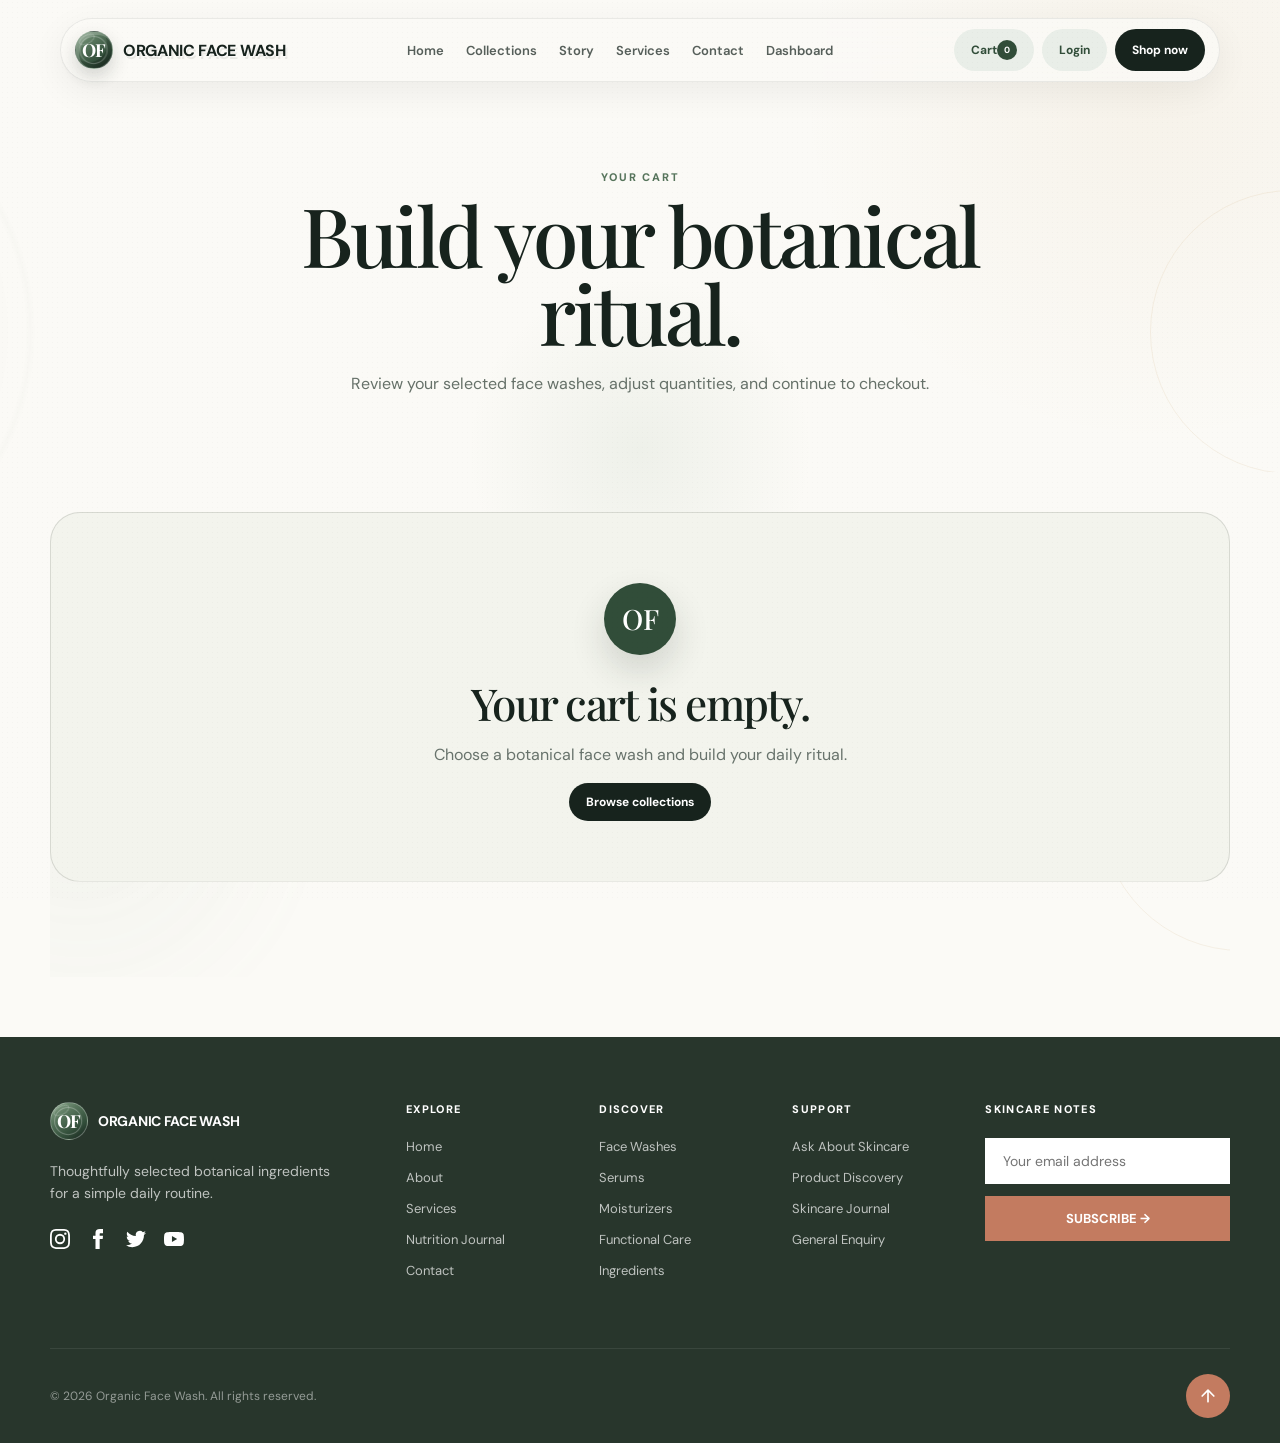
<file: cart.html>
<!doctype html><html><head><meta charset="utf-8"><meta name="viewport" content="width=device-width,initial-scale=1"><title>Cart — Organic Face Wash</title><link rel="icon" type="image/svg+xml" href="assets/favicon.svg"><meta name="theme-color" content="#314d39"><link rel="stylesheet" href="assets/css/style.css"></head><body><header class="nav"><a class="brand" href="index.html"><span class="logo logo-3d">OF</span><span class="brand-name-3d">ORGANIC FACE WASH</span></a><nav class="links"><a href="index.html">Home</a><a href="shop.html">Collections</a><a href="story.html">Story</a><a href="services.html">Services</a><a href="contact.html">Contact</a><a href="dashboard.html">Dashboard</a><div class="mobile-actions"><a class="pill light cart-btn" href="cart.html">Cart <span class="cart-count" data-cart-count>0</span></a><a class="pill light" href="login.html">Login</a><a class="pill dark" href="signup.html">Shop now</a></div></nav><div class="nav-actions"><a class="pill light cart-btn" href="cart.html">Cart <span class="cart-count" data-cart-count>0</span></a>
    <a class="pill light" href="login.html">Login</a><a class="pill dark" href="shop.html">Shop now</a></div><button class="menu" aria-label="Menu">☰</button></header><main><section class="page-hero reveal"><div class="container"><div class="kicker">Your cart</div><h1>Build your botanical ritual.</h1><p>Review your selected face washes, adjust quantities, and continue to checkout.</p></div></section><section class="section container cart-section"><div data-cart-root></div></section></main><footer class="footer">
  <div class="container">
    <div class="footer-top">
      <div class="footer-brand-col">
        <a class="brand footer-brand" href="index.html">
          <span class="logo logo-3d">OF</span><span class="brand-name-3d">ORGANIC FACE WASH</span>
        </a>
        <p>Thoughtfully selected botanical ingredients for a simple daily routine.</p>
        <div class="social-icons">
          <a href="#" aria-label="Instagram"><svg viewBox="0 0 24 24" width="20" height="20" fill="currentColor"><path d="M12 2.163c3.204 0 3.584.012 4.85.07 3.252.148 4.771 1.691 4.919 4.919.058 1.265.069 1.645.069 4.849 0 3.205-.012 3.584-.069 4.849-.149 3.225-1.664 4.771-4.919 4.919-1.266.058-1.644.07-4.85.07-3.204 0-3.584-.012-4.849-.07-3.26-.149-4.771-1.699-4.919-4.92-.058-1.265-.07-1.644-.07-4.849 0-3.204.013-3.583.07-4.849.149-3.227 1.664-4.771 4.919-4.919 1.266-.057 1.645-.069 4.849-.069zM12 0C8.741 0 8.333.014 7.053.072 2.695.272.273 2.69.073 7.052.014 8.333 0 8.741 0 12c0 3.259.014 3.668.072 4.948.2 4.358 2.618 6.78 6.98 6.98C8.333 23.986 8.741 24 12 24c3.259 0 3.668-.014 4.948-.072 4.354-.2 6.782-2.618 6.979-6.98.059-1.28.073-1.689.073-4.948 0-3.259-.014-3.667-.072-4.947-.196-4.354-2.617-6.78-6.979-6.98C15.668.014 15.259 0 12 0zm0 5.838a6.162 6.162 0 100 12.324 6.162 6.162 0 000-12.324zM12 16a4 4 0 110-8 4 4 0 010 8zm6.406-11.845a1.44 1.44 0 100 2.881 1.44 1.44 0 000-2.881z"/></svg></a>
          <a href="#" aria-label="Facebook"><svg viewBox="0 0 24 24" width="20" height="20" fill="currentColor"><path d="M9 8h-3v4h3v12h5v-12h3.642l.358-4h-4v-1.667c0-.955.192-1.333 1.115-1.333h2.885v-5h-3.808c-3.596 0-5.192 1.583-5.192 4.615v3.385z"/></svg></a>
          <a href="#" aria-label="Twitter"><svg viewBox="0 0 24 24" width="20" height="20" fill="currentColor"><path d="M24 4.557a9.83 9.83 0 01-2.828.775 4.932 4.932 0 002.165-2.724 9.864 9.864 0 01-3.127 1.195 4.916 4.916 0 00-8.384 4.482C7.69 8.095 4.067 6.13 1.64 3.162a4.822 4.822 0 00-.666 2.475c0 1.71.87 3.213 2.188 4.096a4.904 4.904 0 01-2.228-.616v.06a4.923 4.923 0 003.946 4.827 4.996 4.996 0 01-2.212.085 4.936 4.936 0 004.604 3.417 9.867 9.867 0 01-6.102 2.105c-.39 0-.779-.023-1.17-.067a13.995 13.995 0 007.557 2.209c9.053 0 13.998-7.496 13.998-13.985 0-.21 0-.42-.015-.63A9.935 9.935 0 0024 4.557z"/></svg></a>
          <a href="#" aria-label="YouTube"><svg viewBox="0 0 24 24" width="20" height="20" fill="currentColor"><path d="M23.498 6.186a3.016 3.016 0 0 0-2.122-2.136C19.505 3.545 12 3.545 12 3.545s-7.505 0-9.377.505A3.017 3.017 0 0 0 .502 6.186C0 8.07 0 12 0 12s0 3.93.502 5.814a3.016 3.016 0 0 0 2.122 2.136c1.871.505 9.376.505 9.376.505s7.505 0 9.377-.505a3.015 3.015 0 0 0 2.122-2.136C24 15.93 24 12 24 12s0-3.93-.502-5.814zM9.545 15.568V8.432L15.818 12l-6.273 3.568z"/></svg></a>
        </div>
      </div>
      <div class="footer-links-col">
        <h4>EXPLORE</h4>
        <a href="index.html">Home</a>
        <a href="shop.html">About</a>
        <a href="services.html">Services</a>
        <a href="story.html">Nutrition Journal</a>
        <a href="contact.html">Contact</a>
      </div>
      <div class="footer-links-col">
        <h4>DISCOVER</h4>
        <a href="shop.html">Face Washes</a>
        <a href="#">Serums</a>
        <a href="#">Moisturizers</a>
        <a href="#">Functional Care</a>
        <a href="story.html">Ingredients</a>
      </div>
      <div class="footer-links-col">
        <h4>SUPPORT</h4>
        <a href="contact.html">Ask About Skincare</a>
        <a href="shop.html">Product Discovery</a>
        <a href="story.html">Skincare Journal</a>
        <a href="contact.html">General Enquiry</a>
      </div>
      <div class="footer-subscribe-col">
        <h4>SKINCARE NOTES</h4>
        <form action="#">
          <input type="email" placeholder="Your email address" required>
          <button type="button">SUBSCRIBE &rarr;</button>
        </form>
      </div>
    </div>
    <div class="footer-bottom">
      <p>&copy; 2026 Organic Face Wash. All rights reserved.</p>
      <a href="#" class="back-to-top" aria-label="Back to top">
        <svg viewBox="0 0 24 24" width="20" height="20" fill="none" stroke="currentColor" stroke-width="2" stroke-linecap="round" stroke-linejoin="round"><path d="M12 19V5M5 12l7-7 7 7"/></svg>
      </a>
    </div>
  </div>
</footer><script src="assets/js/main.js"></script></body></html>
</file>
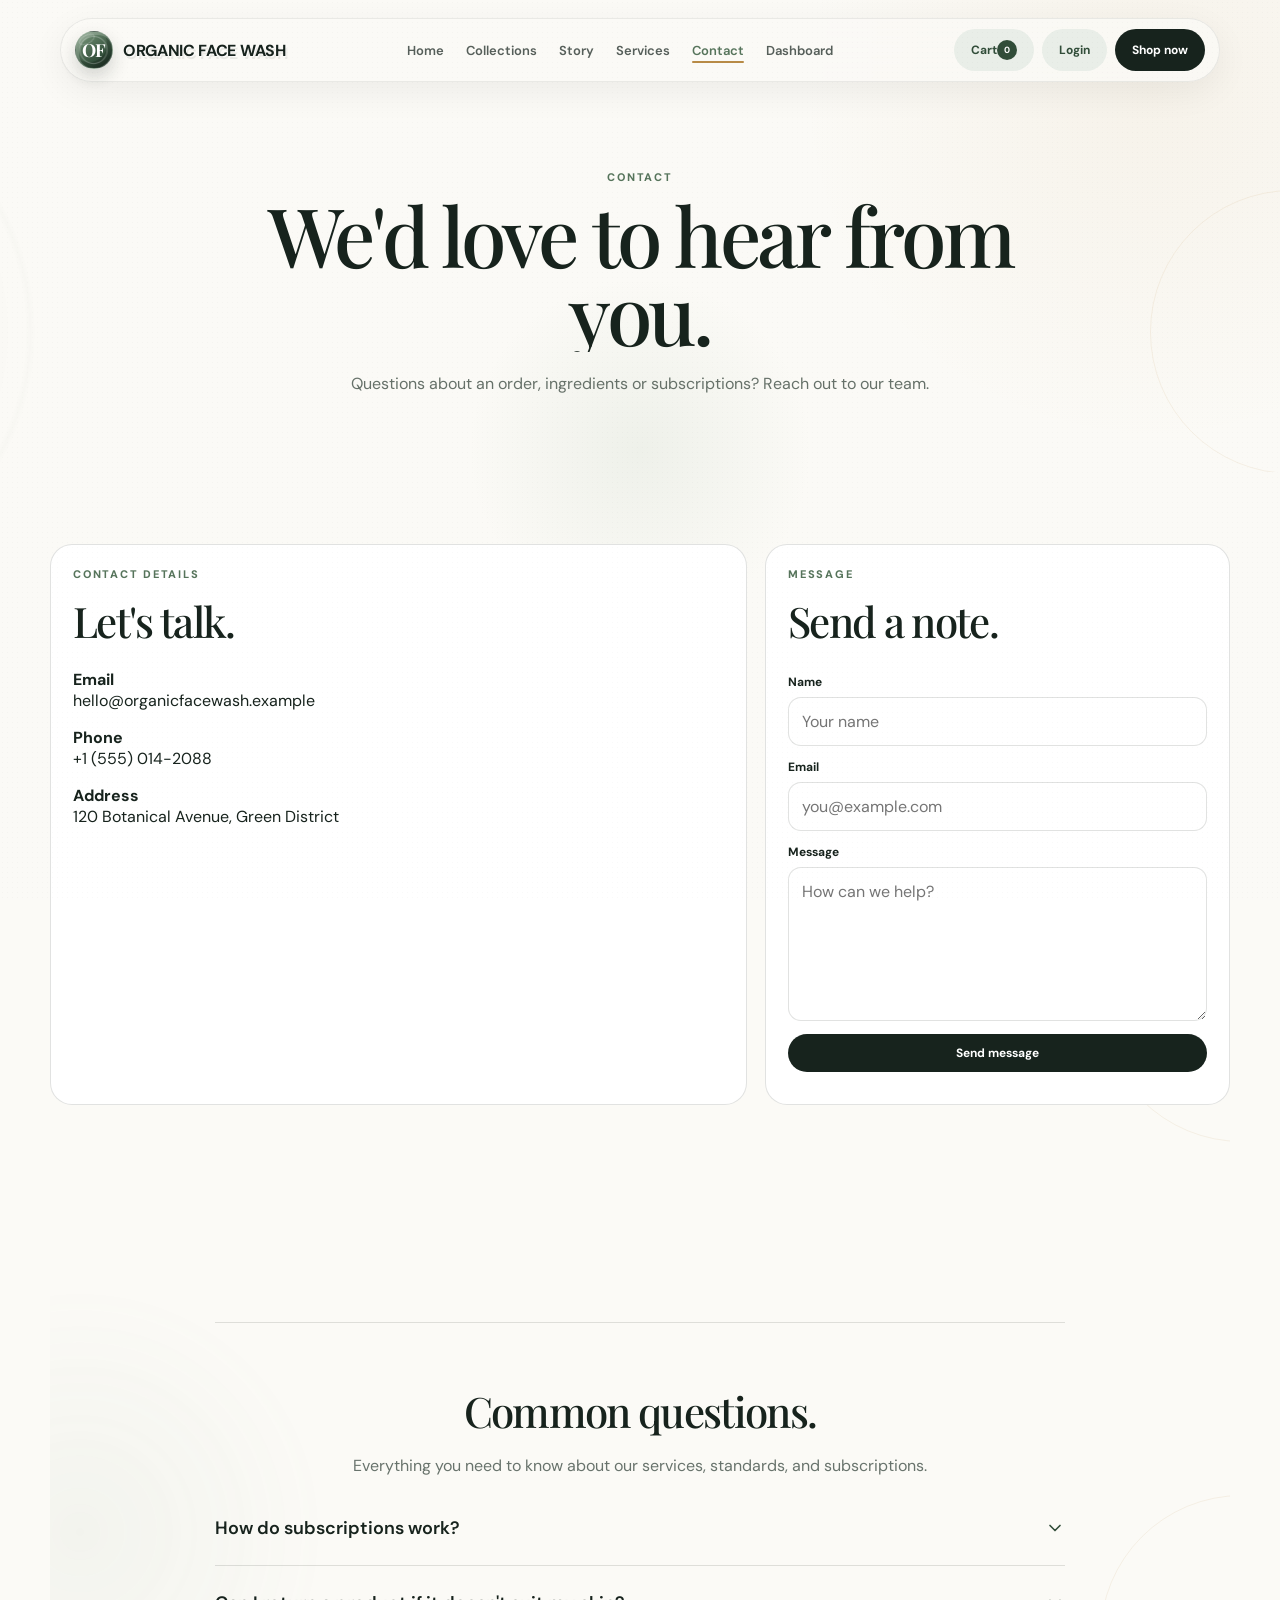
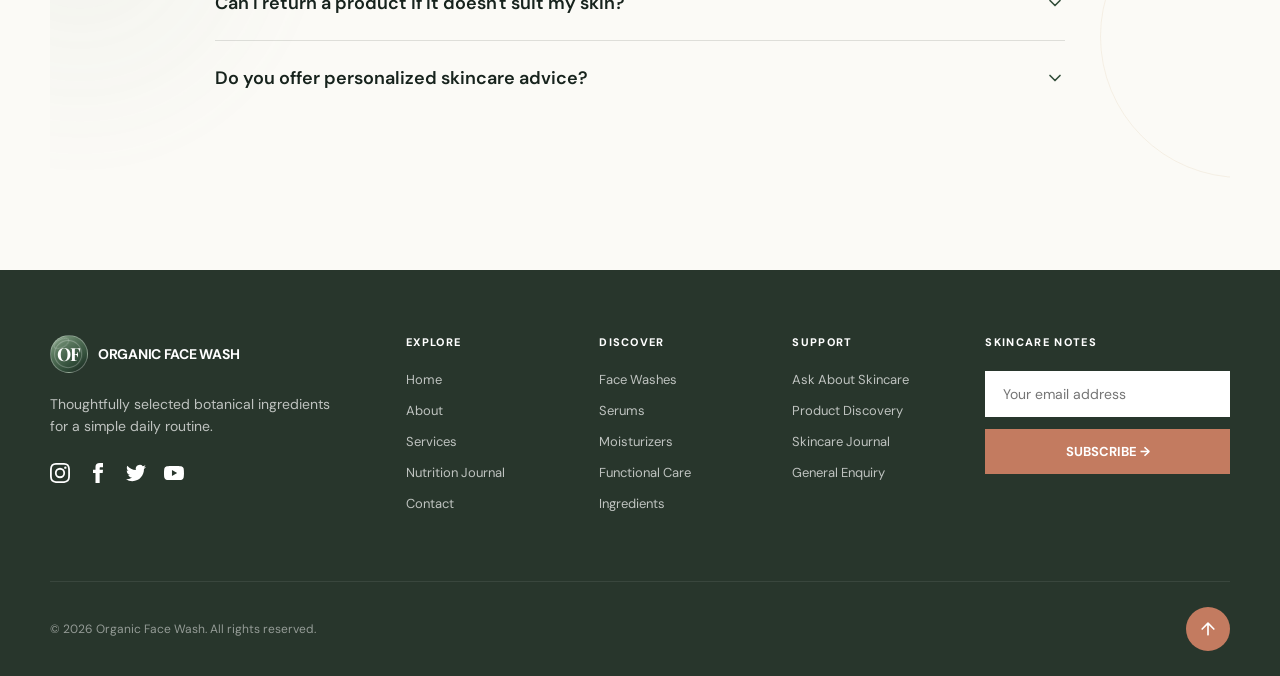
<file: contact.html>
<!doctype html><html><head><meta charset="utf-8"><meta name="viewport" content="width=device-width,initial-scale=1"><title>Contact — Organic Face Wash</title><link rel="icon" type="image/svg+xml" href="assets/favicon.svg"><meta name="theme-color" content="#314d39"><link rel="stylesheet" href="assets/css/style.css"></head><body><header class="nav"><a class="brand" href="index.html"><span class="logo logo-3d">OF</span><span class="brand-name-3d">ORGANIC FACE WASH</span></a><nav class="links"><a class="" href="index.html">Home</a><a class="" href="shop.html">Collections</a><a class="" href="story.html">Story</a><a class="" href="services.html">Services</a><a class="active" href="contact.html">Contact</a><a class="" href="dashboard.html">Dashboard</a><div class="mobile-actions"><a class="pill light cart-btn" href="cart.html">Cart <span class="cart-count" data-cart-count>0</span></a><a class="pill light" href="login.html">Login</a><a class="pill dark" href="signup.html">Shop now</a></div></nav><div class="nav-actions"><a class="pill light cart-btn" href="cart.html">Cart <span class="cart-count" data-cart-count>0</span></a>
    <a class="pill light" href="login.html">Login</a><a class="pill dark" href="signup.html">Shop now</a></div><button class="menu" aria-label="Menu">☰</button></header><main><section class="page-hero reveal"><div class="container"><div class="kicker">Contact</div><h1>We'd love to hear from you.</h1><p>Questions about an order, ingredients or subscriptions? Reach out to our team.</p></div></section><section class="section tight container"><div class="image-grid"><div class="panel reveal"><div class="kicker">Contact details</div><h2 style="font:500 42px 'Playfair Display';margin:0 0 20px">Let's talk.</h2><p><b>Email</b><br>hello@organicfacewash.example</p><p><b>Phone</b><br>+1 (555) 014-2088</p><p><b>Address</b><br>120 Botanical Avenue, Green District</p><div style="margin-top:25px;height:230px;border-radius:20px;overflow:hidden"><iframe title="Map" width="100%" height="100%" style="border:0" loading="lazy" src="https://www.openstreetmap.org/export/embed.html?bbox=-74.02%2C40.70%2C-73.98%2C40.74&layer=mapnik"></iframe></div></div><div class="panel reveal"><div class="kicker">Message</div><h2 style="font:500 42px 'Playfair Display';margin:0">Send a note.</h2><form class="form"><div class="field"><label>Name</label><input placeholder="Your name"></div><div class="field"><label>Email</label><input type="email" placeholder="you@example.com"></div><div class="field"><label>Message</label><textarea rows="6" placeholder="How can we help?"></textarea></div><button class="pill dark full" type="button">Send message</button></form></div></div></section>
<section class="section container">
  <div class="reveal" style="max-width: 850px; margin: 50px auto 0; padding-top: 60px; border-top: 1px solid var(--line);">
    <div style="text-align: center; margin-bottom: 40px;">
      <h2 style="font: 500 42px 'Playfair Display'; margin: 0 0 10px;">Common questions.</h2>
      <p style="color: #68736c;">Everything you need to know about our services, standards, and subscriptions.</p>
    </div>
    <div>
      <details class="faq-item accordion">
        <summary><h4>How do subscriptions work?</h4><svg viewBox="0 0 24 24" width="20" height="20" fill="none" stroke="currentColor" stroke-width="2" stroke-linecap="round" stroke-linejoin="round" class="arrow-icon"><path d="M6 9l6 6 6-6"/></svg></summary>
        <p>You can choose your delivery frequency at checkout. Cancel or pause anytime from your dashboard. Subscribers get early access to new releases.</p>
      </details>
      <details class="faq-item accordion">
        <summary><h4>Can I return a product if it doesn't suit my skin?</h4><svg viewBox="0 0 24 24" width="20" height="20" fill="none" stroke="currentColor" stroke-width="2" stroke-linecap="round" stroke-linejoin="round" class="arrow-icon"><path d="M6 9l6 6 6-6"/></svg></summary>
        <p>Absolutely. We offer a 30-day guarantee on all our botanical cleansers and serums, so you can try them risk-free.</p>
      </details>
      <details class="faq-item accordion">
        <summary><h4>Do you offer personalized skincare advice?</h4><svg viewBox="0 0 24 24" width="20" height="20" fill="none" stroke="currentColor" stroke-width="2" stroke-linecap="round" stroke-linejoin="round" class="arrow-icon"><path d="M6 9l6 6 6-6"/></svg></summary>
        <p>Yes! Reach out to our care team with your skin concerns, and we'll guide you to the right routine for your specific needs.</p>
      </details>
    </div>
  </div>
</section>

</main><footer class="footer">
  <div class="container">
    <div class="footer-top">
      <div class="footer-brand-col">
        <a class="brand footer-brand" href="index.html">
          <span class="logo logo-3d">OF</span><span class="brand-name-3d">ORGANIC FACE WASH</span>
        </a>
        <p>Thoughtfully selected botanical ingredients for a simple daily routine.</p>
        <div class="social-icons">
          <a href="#" aria-label="Instagram"><svg viewBox="0 0 24 24" width="20" height="20" fill="currentColor"><path d="M12 2.163c3.204 0 3.584.012 4.85.07 3.252.148 4.771 1.691 4.919 4.919.058 1.265.069 1.645.069 4.849 0 3.205-.012 3.584-.069 4.849-.149 3.225-1.664 4.771-4.919 4.919-1.266.058-1.644.07-4.85.07-3.204 0-3.584-.012-4.849-.07-3.26-.149-4.771-1.699-4.919-4.92-.058-1.265-.07-1.644-.07-4.849 0-3.204.013-3.583.07-4.849.149-3.227 1.664-4.771 4.919-4.919 1.266-.057 1.645-.069 4.849-.069zM12 0C8.741 0 8.333.014 7.053.072 2.695.272.273 2.69.073 7.052.014 8.333 0 8.741 0 12c0 3.259.014 3.668.072 4.948.2 4.358 2.618 6.78 6.98 6.98C8.333 23.986 8.741 24 12 24c3.259 0 3.668-.014 4.948-.072 4.354-.2 6.782-2.618 6.979-6.98.059-1.28.073-1.689.073-4.948 0-3.259-.014-3.667-.072-4.947-.196-4.354-2.617-6.78-6.979-6.98C15.668.014 15.259 0 12 0zm0 5.838a6.162 6.162 0 100 12.324 6.162 6.162 0 000-12.324zM12 16a4 4 0 110-8 4 4 0 010 8zm6.406-11.845a1.44 1.44 0 100 2.881 1.44 1.44 0 000-2.881z"/></svg></a>
          <a href="#" aria-label="Facebook"><svg viewBox="0 0 24 24" width="20" height="20" fill="currentColor"><path d="M9 8h-3v4h3v12h5v-12h3.642l.358-4h-4v-1.667c0-.955.192-1.333 1.115-1.333h2.885v-5h-3.808c-3.596 0-5.192 1.583-5.192 4.615v3.385z"/></svg></a>
          <a href="#" aria-label="Twitter"><svg viewBox="0 0 24 24" width="20" height="20" fill="currentColor"><path d="M24 4.557a9.83 9.83 0 01-2.828.775 4.932 4.932 0 002.165-2.724 9.864 9.864 0 01-3.127 1.195 4.916 4.916 0 00-8.384 4.482C7.69 8.095 4.067 6.13 1.64 3.162a4.822 4.822 0 00-.666 2.475c0 1.71.87 3.213 2.188 4.096a4.904 4.904 0 01-2.228-.616v.06a4.923 4.923 0 003.946 4.827 4.996 4.996 0 01-2.212.085 4.936 4.936 0 004.604 3.417 9.867 9.867 0 01-6.102 2.105c-.39 0-.779-.023-1.17-.067a13.995 13.995 0 007.557 2.209c9.053 0 13.998-7.496 13.998-13.985 0-.21 0-.42-.015-.63A9.935 9.935 0 0024 4.557z"/></svg></a>
          <a href="#" aria-label="YouTube"><svg viewBox="0 0 24 24" width="20" height="20" fill="currentColor"><path d="M23.498 6.186a3.016 3.016 0 0 0-2.122-2.136C19.505 3.545 12 3.545 12 3.545s-7.505 0-9.377.505A3.017 3.017 0 0 0 .502 6.186C0 8.07 0 12 0 12s0 3.93.502 5.814a3.016 3.016 0 0 0 2.122 2.136c1.871.505 9.376.505 9.376.505s7.505 0 9.377-.505a3.015 3.015 0 0 0 2.122-2.136C24 15.93 24 12 24 12s0-3.93-.502-5.814zM9.545 15.568V8.432L15.818 12l-6.273 3.568z"/></svg></a>
        </div>
      </div>
      <div class="footer-links-col">
        <h4>EXPLORE</h4>
        <a href="index.html">Home</a>
        <a href="shop.html">About</a>
        <a href="services.html">Services</a>
        <a href="story.html">Nutrition Journal</a>
        <a href="contact.html">Contact</a>
      </div>
      <div class="footer-links-col">
        <h4>DISCOVER</h4>
        <a href="shop.html">Face Washes</a>
        <a href="#">Serums</a>
        <a href="#">Moisturizers</a>
        <a href="#">Functional Care</a>
        <a href="story.html">Ingredients</a>
      </div>
      <div class="footer-links-col">
        <h4>SUPPORT</h4>
        <a href="contact.html">Ask About Skincare</a>
        <a href="shop.html">Product Discovery</a>
        <a href="story.html">Skincare Journal</a>
        <a href="contact.html">General Enquiry</a>
      </div>
      <div class="footer-subscribe-col">
        <h4>SKINCARE NOTES</h4>
        <form action="#">
          <input type="email" placeholder="Your email address" required>
          <button type="button">SUBSCRIBE &rarr;</button>
        </form>
      </div>
    </div>
    <div class="footer-bottom">
      <p>&copy; 2026 Organic Face Wash. All rights reserved.</p>
      <a href="#" class="back-to-top" aria-label="Back to top">
        <svg viewBox="0 0 24 24" width="20" height="20" fill="none" stroke="currentColor" stroke-width="2" stroke-linecap="round" stroke-linejoin="round"><path d="M12 19V5M5 12l7-7 7 7"/></svg>
      </a>
    </div>
  </div>
</footer><script src="assets/js/main.js"></script></body></html>
</file>
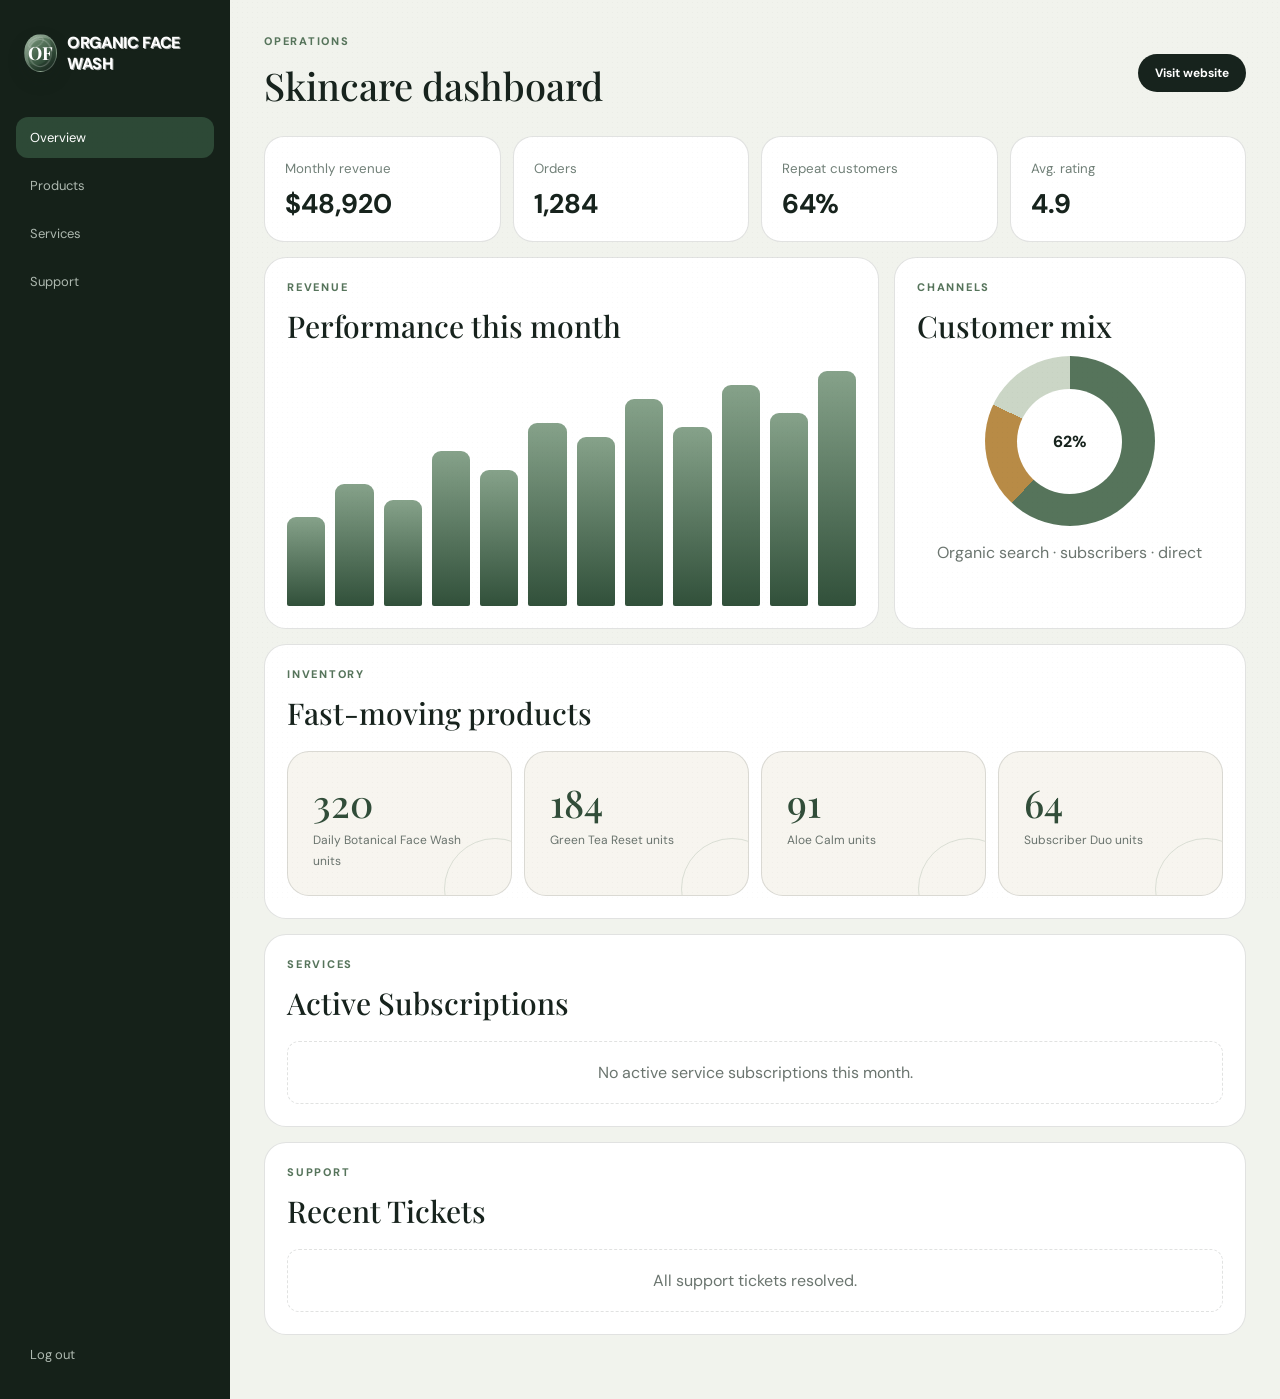
<file: dashboard.html>
<!doctype html><html><head><meta charset="utf-8"><meta name="viewport" content="width=device-width,initial-scale=1"><title>Dashboard — Organic Face Wash</title><link rel="icon" type="image/svg+xml" href="assets/favicon.svg"><meta name="theme-color" content="#314d39"><link rel="stylesheet" href="assets/css/style.css"></head><body><div class="dashboard"><aside class="side" style="display: flex; flex-direction: column;"><a class="brand" href="index.html"><span class="logo logo-3d">OF</span><span class="brand-name-3d">ORGANIC FACE WASH</span></a><nav><a class="active" href="#overview">Overview</a><a href="#products">Products</a><a href="#services">Services</a><a href="#support">Support</a></nav>
<div style="margin-top: auto; padding-top: 30px;"><a href="index.html" style="color: #aeb9b0; font-size: 13px; text-decoration: none; padding: 12px 14px; display: block;">Log out</a></div></aside><main class="dashmain"><div id="overview"></div><div class="dash-top"><div><div class="kicker">Operations</div><h1>Skincare dashboard</h1></div><a class="pill dark" href="index.html">Visit website</a></div><div class="kpi-grid stagger"><div class="kpi"><small>Monthly revenue</small><b>$48,920</b></div><div class="kpi"><small>Orders</small><b data-count="1284">0</b></div><div class="kpi"><small>Repeat customers</small><b>64%</b></div><div class="kpi"><small>Avg. rating</small><b>4.9</b></div></div><div class="dash-grid"><section class="panel reveal"><div class="kicker">Revenue</div><h2 style="font:500 30px 'Playfair Display';margin:0">Performance this month</h2><div class="chart"><div class="bar" style="height:38%"></div><div class="bar" style="height:52%"></div><div class="bar" style="height:45%"></div><div class="bar" style="height:66%"></div><div class="bar" style="height:58%"></div><div class="bar" style="height:78%"></div><div class="bar" style="height:72%"></div><div class="bar" style="height:88%"></div><div class="bar" style="height:76%"></div><div class="bar" style="height:94%"></div><div class="bar" style="height:82%"></div><div class="bar" style="height:100%"></div></div></section><section class="panel reveal"><div class="kicker">Channels</div><h2 style="font:500 30px 'Playfair Display';margin:0">Customer mix</h2><div class="donut"></div><p style="text-align:center;color:#6b756f">Organic search · subscribers · direct</p></section></div><section id="products" class="panel reveal" style="margin-top:15px"><div class="kicker">Inventory</div><h2 style="font:500 30px 'Playfair Display';margin:0 0 18px">Fast-moving products</h2><div class="stats"><div class="stat"><b>320</b><span>Daily Botanical Face Wash units</span></div><div class="stat"><b>184</b><span>Green Tea Reset units</span></div><div class="stat"><b>91</b><span>Aloe Calm units</span></div><div class="stat"><b>64</b><span>Subscriber Duo units</span></div></div></section>
<section id="services" class="panel reveal" style="margin-top:15px">
  <div class="kicker">Services</div>
  <h2 style="font:500 30px 'Playfair Display';margin:0 0 18px">Active Subscriptions</h2>
  <div style="padding: 20px; text-align: center; color: #6b756f; border: 1px dashed var(--line); border-radius: 12px;">
    No active service subscriptions this month.
  </div>
</section>
<section id="support" class="panel reveal" style="margin-top:15px; margin-bottom: 30px;">
  <div class="kicker">Support</div>
  <h2 style="font:500 30px 'Playfair Display';margin:0 0 18px">Recent Tickets</h2>
  <div style="padding: 20px; text-align: center; color: #6b756f; border: 1px dashed var(--line); border-radius: 12px;">
    All support tickets resolved.
  </div>
</section>
</main></div><script src="assets/js/main.js"></script></body></html>
</file>
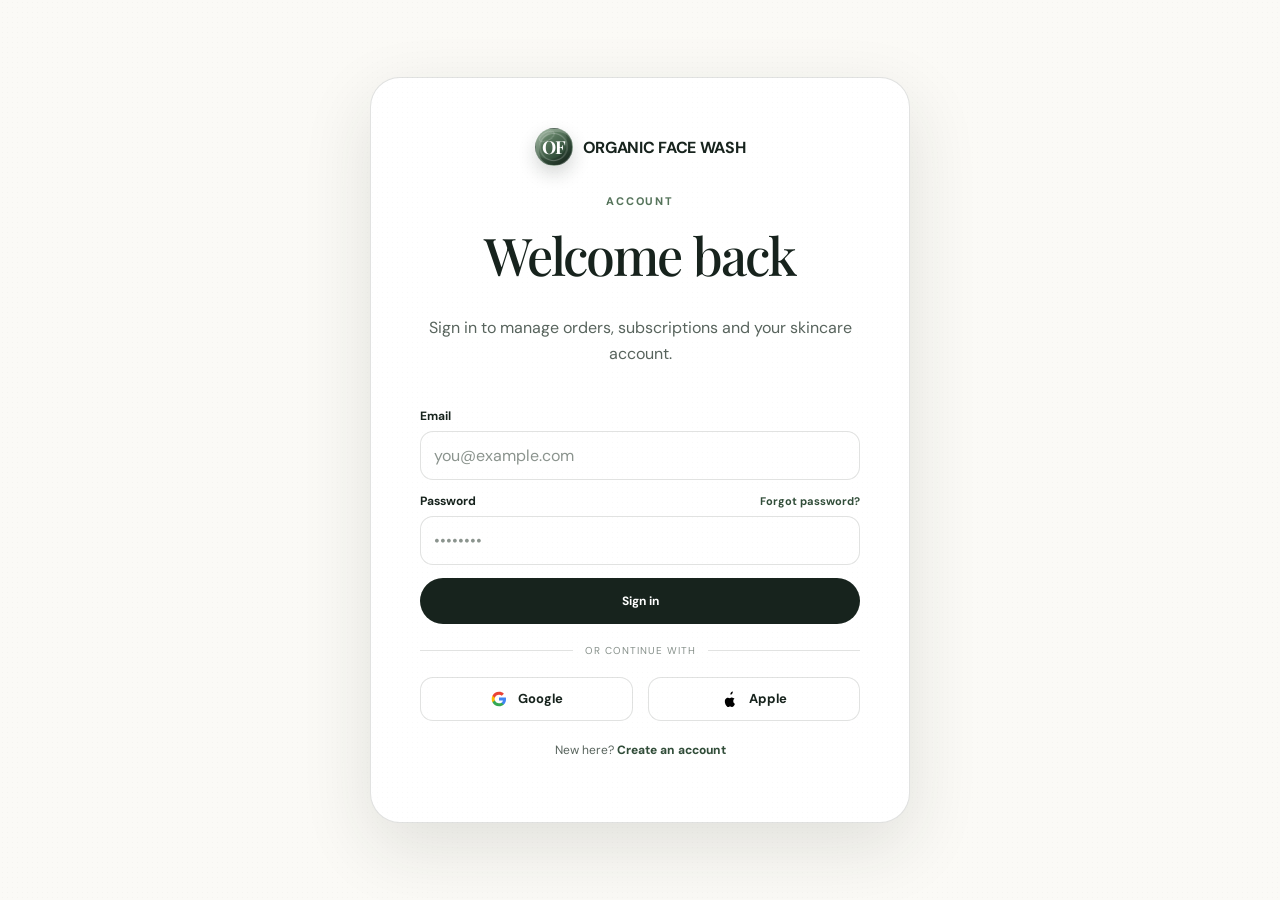
<file: login.html>
<!doctype html><html><head><meta charset="utf-8"><meta name="viewport" content="width=device-width,initial-scale=1"><title>Sign in — Organic Face Wash</title><link rel="icon" type="image/svg+xml" href="assets/favicon.svg"><meta name="theme-color" content="#314d39"><link rel="stylesheet" href="assets/css/style.css"></head><body class="auth-page login-page"><main class="auth-wrap"><section class="auth-box"><div class="auth-card"><div class="auth-header" style="text-align: center; display: flex; flex-direction: column; align-items: center;">
<a class="brand brand-3d" href="index.html" aria-label="Organic Face Wash home"><span class="logo logo-3d">OF</span><span>ORGANIC FACE WASH</span></a><div class="auth-spacer"></div><div class="kicker">ACCOUNT</div><h1>Welcome back</h1><p>Sign in to manage orders, subscriptions and your skincare account.</p>
</div>
<form class="form" onsubmit="return false"><div class="field"><label for="login-email">Email</label><input id="login-email" type="email" autocomplete="email" placeholder="you@example.com"></div><div class="field"><div class="field-row"><label for="login-password">Password</label><a href="#" class="forgot">Forgot password?</a></div><input id="login-password" type="password" autocomplete="current-password" placeholder="••••••••"></div><button class="pill dark full auth-submit" type="submit">Sign in</button></form>
<div class="auth-divider"><span>or continue with</span></div>
<div style="display: flex; gap: 15px;">
  <a class="social-btn" href="#" aria-label="Continue with Google" style="margin-top:0"><svg viewBox="0 0 24 24" aria-hidden="true"><path fill="#4285F4" d="M21.35 12.23c0-.72-.06-1.41-.18-2.08H12v3.94h5.24a4.48 4.48 0 0 1-1.94 2.94v2.44h3.14c1.84-1.69 2.91-4.18 2.91-7.24z"/><path fill="#34A853" d="M12 21.7c2.63 0 4.84-.87 6.45-2.35l-3.14-2.44c-.87.58-1.98.92-3.31.92-2.54 0-4.7-1.72-5.47-4.03H3.29v2.52A9.74 9.74 0 0 0 12 21.7z"/><path fill="#FBBC05" d="M6.53 13.8A5.85 5.85 0 0 1 6.22 12c0-.63.11-1.24.31-1.8V7.68H3.29A9.74 9.74 0 0 0 2.26 12c0 1.57.38 3.05 1.03 4.32l3.24-2.52z"/><path fill="#EA4335" d="M12 6.17c1.43 0 2.71.49 3.72 1.46l2.79-2.79C16.84 3.18 14.63 2.3 12 2.3a9.74 9.74 0 0 0-8.71 5.38l3.24 2.52C7.3 7.89 9.46 6.17 12 6.17z"/></svg><span>Google</span></a>
  <a class="social-btn" href="#" aria-label="Continue with Apple" style="margin-top:0"><svg viewBox="0 0 24 24" aria-hidden="true"><path fill="#000" d="M16.365 14.943c-.021 2.547 2.222 3.411 2.247 3.421-.019.062-.352 1.206-1.161 2.389-.7.994-1.442 1.982-2.551 2.003-1.088.021-1.443-.642-2.684-.642-1.24 0-1.637.62-2.684.662-1.088.043-1.925-1.05-2.646-2.087-1.463-2.087-2.593-5.885-1.111-8.452.722-1.248 2.004-2.025 3.385-2.046 1.066-.021 2.065.717 2.727.717.662 0 1.864-.863 3.125-.738.53.021 2.025.213 2.97 1.599-.083.049-1.776 1.036-1.617 3.173zM14.945 4.88c.594-.717 1-1.73.892-2.727-.852.043-1.926.574-2.542 1.291-.53.62-1.002 1.657-.872 2.625.957.062 1.926-.47 2.522-1.189z"/></svg><span>Apple</span></a>
</div>

<p class="auth-switch">New here? <a href="signup.html">Create an account</a></p></div></section></main><script src="assets/js/main.js"></script></body></html>
</file>
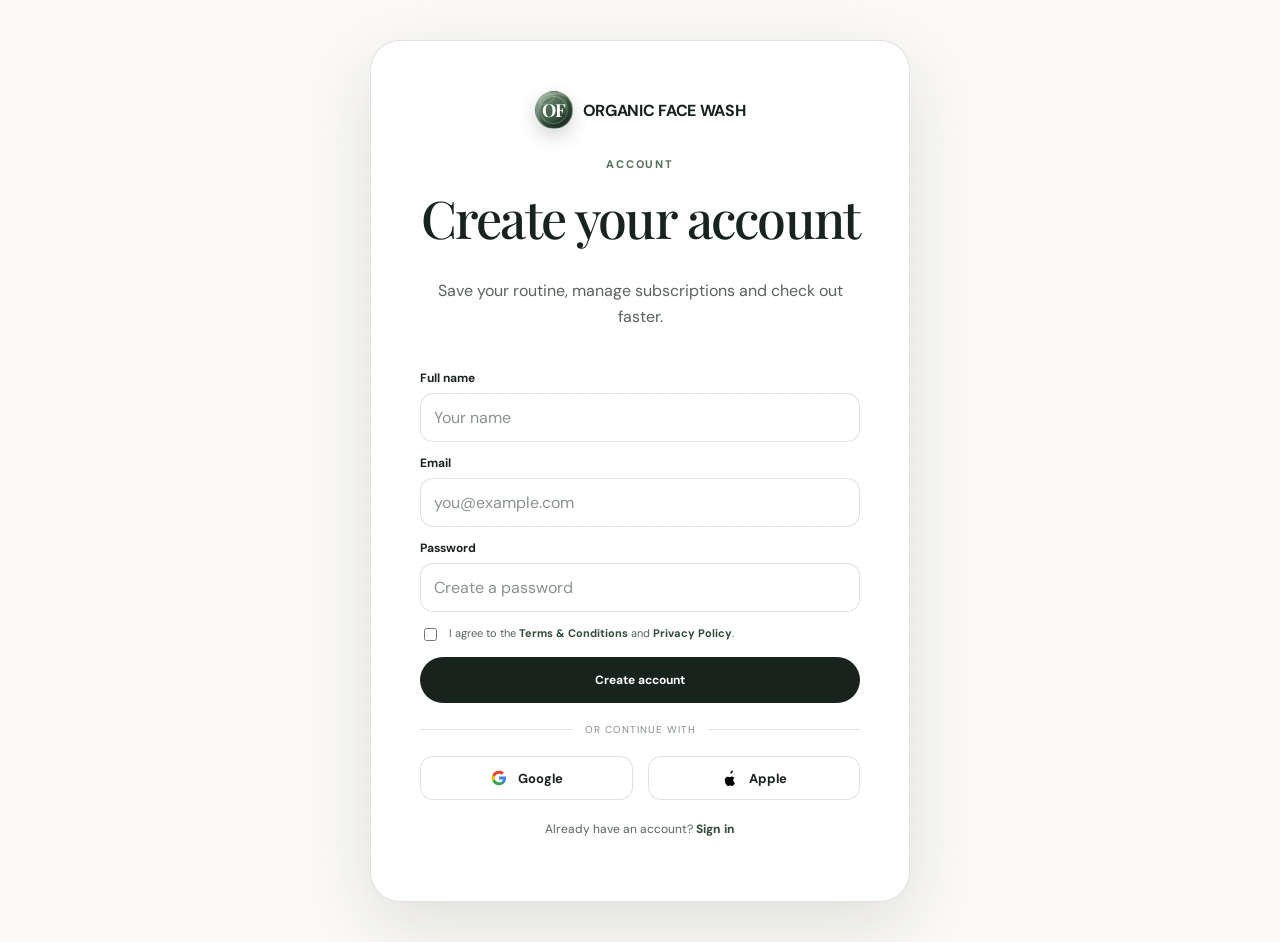
<file: signup.html>
<!doctype html><html><head><meta charset="utf-8"><meta name="viewport" content="width=device-width,initial-scale=1"><title>Create account — Organic Face Wash</title><link rel="icon" type="image/svg+xml" href="assets/favicon.svg"><meta name="theme-color" content="#314d39"><link rel="stylesheet" href="assets/css/style.css"></head><body class="auth-page signup-page"><main class="auth-wrap"><section class="auth-box"><div class="auth-card"><div class="auth-header" style="text-align: center; display: flex; flex-direction: column; align-items: center;">
<a class="brand brand-3d" href="index.html" aria-label="Organic Face Wash home"><span class="logo logo-3d">OF</span><span>ORGANIC FACE WASH</span></a><div class="auth-spacer"></div><div class="kicker">ACCOUNT</div><h1>Create your account</h1><p>Save your routine, manage subscriptions and check out faster.</p>
</div>
<form class="form" onsubmit="return false"><div class="field"><label for="signup-name">Full name</label><input id="signup-name" autocomplete="name" placeholder="Your name"></div><div class="field"><label for="signup-email">Email</label><input id="signup-email" type="email" autocomplete="email" placeholder="you@example.com"></div><div class="field"><label for="signup-password">Password</label><input id="signup-password" type="password" autocomplete="new-password" placeholder="Create a password"></div><label class="terms"><input type="checkbox" required><span>I agree to the <a href="#">Terms &amp; Conditions</a> and <a href="#">Privacy Policy</a>.</span></label><button class="pill dark full auth-submit" type="submit">Create account</button></form>
<div class="auth-divider"><span>or continue with</span></div>
<div style="display: flex; gap: 15px;">
  <a class="social-btn" href="#" aria-label="Continue with Google" style="margin-top:0"><svg viewBox="0 0 24 24" aria-hidden="true"><path fill="#4285F4" d="M21.35 12.23c0-.72-.06-1.41-.18-2.08H12v3.94h5.24a4.48 4.48 0 0 1-1.94 2.94v2.44h3.14c1.84-1.69 2.91-4.18 2.91-7.24z"/><path fill="#34A853" d="M12 21.7c2.63 0 4.84-.87 6.45-2.35l-3.14-2.44c-.87.58-1.98.92-3.31.92-2.54 0-4.7-1.72-5.47-4.03H3.29v2.52A9.74 9.74 0 0 0 12 21.7z"/><path fill="#FBBC05" d="M6.53 13.8A5.85 5.85 0 0 1 6.22 12c0-.63.11-1.24.31-1.8V7.68H3.29A9.74 9.74 0 0 0 2.26 12c0 1.57.38 3.05 1.03 4.32l3.24-2.52z"/><path fill="#EA4335" d="M12 6.17c1.43 0 2.71.49 3.72 1.46l2.79-2.79C16.84 3.18 14.63 2.3 12 2.3a9.74 9.74 0 0 0-8.71 5.38l3.24 2.52C7.3 7.89 9.46 6.17 12 6.17z"/></svg><span>Google</span></a>
  <a class="social-btn" href="#" aria-label="Continue with Apple" style="margin-top:0"><svg viewBox="0 0 24 24" aria-hidden="true"><path fill="#000" d="M16.365 14.943c-.021 2.547 2.222 3.411 2.247 3.421-.019.062-.352 1.206-1.161 2.389-.7.994-1.442 1.982-2.551 2.003-1.088.021-1.443-.642-2.684-.642-1.24 0-1.637.62-2.684.662-1.088.043-1.925-1.05-2.646-2.087-1.463-2.087-2.593-5.885-1.111-8.452.722-1.248 2.004-2.025 3.385-2.046 1.066-.021 2.065.717 2.727.717.662 0 1.864-.863 3.125-.738.53.021 2.025.213 2.97 1.599-.083.049-1.776 1.036-1.617 3.173zM14.945 4.88c.594-.717 1-1.73.892-2.727-.852.043-1.926.574-2.542 1.291-.53.62-1.002 1.657-.872 2.625.957.062 1.926-.47 2.522-1.189z"/></svg><span>Apple</span></a>
</div>

<p class="auth-switch">Already have an account? <a href="login.html">Sign in</a></p></div></section></main><script src="assets/js/main.js"></script></body></html>
</file>
<file: assets/css/style.css>
@import url('https://fonts.googleapis.com/css2?family=DM+Sans:wght@400;500;600;700&family=Playfair+Display:wght@500;600&display=swap');
:root{--ink:#17231d;--cream:#f5f1e8;--paper:#fbfaf6;--green:#56745b;--sage:#9eaf9b;--moss:#314d39;--gold:#b88b46;--line:rgba(23,35,29,.13);--shadow:0 24px 70px rgba(29,45,35,.12)}
*{box-sizing:border-box}html,body{overflow-x:hidden;max-width:100%}html{scroll-behavior:smooth}body{margin:0;background:var(--paper);color:var(--ink);font-family:"DM Sans",sans-serif;overflow-x:hidden}a{text-decoration:none;color:inherit}button,input,textarea{font:inherit}.container{width:min(1180px,calc(100% - 48px));margin:auto}.nav{position:fixed;top:18px;left:50%;transform:translateX(-50%);width:min(1160px,calc(100% - 32px));z-index:50;background:rgba(251,250,246,.84);backdrop-filter:blur(18px);border:1px solid rgba(23,35,29,.08);border-radius:999px;padding:10px 14px;display:flex;align-items:center;justify-content:space-between;box-shadow:0 10px 35px rgba(0,0,0,.06)}.brand{display:flex;align-items:center;gap:10px;font-weight:700}.logo{width:38px;height:38px;border-radius:50%;display:grid;place-items:center;background:var(--moss);color:#fff;font-family:"Playfair Display";font-size:18px}.brand span{letter-spacing:-.02em}.links{display:flex;gap:22px;font-size:13px;font-weight:600}.links a{opacity:.72;transition:.3s}.links a:hover,.links a.active{opacity:1;color:var(--green)}.links a.active{position:relative;}.links a.active:after{content:"";position:absolute;left:0;right:0;bottom:-4px;height:2px;background:var(--gold);border-radius:2px}.nav-actions{display:flex;gap:8px}.pill{border:0;border-radius:999px;padding:11px 17px;cursor:pointer;font-weight:700;font-size:12px}.pill.dark{background:var(--ink);color:#fff}.pill.light{background:#e9eee8;color:var(--moss)}.menu{display:none;background:none;border:0;font-size:24px}.mobile-actions{display:none}
.hero{min-height:780px;padding:150px 0 70px;display:grid;grid-template-columns:1fr 1.05fr;gap:55px;align-items:center;position:relative}.hero-copy{max-width:590px}.eyebrow{font-size:11px;letter-spacing:.16em;text-transform:uppercase;color:var(--green);font-weight:800;margin-bottom:20px}.hero h1{font:500 clamp(48px,6.7vw,86px)/.92 "Playfair Display";letter-spacing:-.055em;margin:0 0 25px;max-width:680px}.hero h1 em{font-style:normal;color:var(--green)}.hero p{font-size:16px;line-height:1.7;max-width:510px;color:#5e6962;margin:0 0 28px}.actions{display:flex;gap:10px;flex-wrap:wrap}.hero-visual{position:relative;height:550px}.hero-photo{position:absolute;inset:20px 20px 0 30px;border-radius:36px;overflow:hidden;box-shadow:var(--shadow);background:#dce6da;animation:photoIn 1.1s cubic-bezier(.2,.8,.2,1)}.hero-photo img{width:100%;height:100%;object-fit:cover;animation:slowZoom 10s ease-in-out infinite alternate}.orb{position:absolute;width:120px;height:120px;border:1px solid rgba(86,116,91,.45);border-radius:50%;right:-10px;top:30px;animation:spin 16s linear infinite}.orb:after{content:"";position:absolute;width:9px;height:9px;background:var(--gold);border-radius:50%;top:10px;left:50%;box-shadow:0 0 20px rgba(184,139,70,.7)}.float-card{position:absolute;background:rgba(251,250,246,.9);backdrop-filter:blur(12px);padding:16px 18px;border:1px solid rgba(23,35,29,.08);border-radius:18px;box-shadow:0 18px 50px rgba(0,0,0,.1);animation:float 4s ease-in-out infinite}.fc1{left:-5px;bottom:45px}.fc2{right:-15px;bottom:135px;animation-delay:-1.5s}.fc3{left:40px;top:0;animation-delay:-2.5s}.float-card b{display:block;font-size:20px}.float-card small{color:#68736c}.marquee{border-block:1px solid var(--line);overflow:hidden;white-space:nowrap;padding:18px 0;background:#f0f3ec}.track{display:inline-flex;gap:45px;animation:marquee 22s linear infinite;font-size:12px;text-transform:uppercase;letter-spacing:.13em;font-weight:700;color:var(--green)}
.section{padding:95px 0}.section.tight{padding:72px 0}.section-head{display:flex;align-items:end;justify-content:space-between;gap:30px;margin-bottom:34px}.section-head.center{display:block;text-align:center;max-width:700px;margin:0 auto 34px}.kicker{font-size:11px;text-transform:uppercase;letter-spacing:.16em;color:var(--green);font-weight:800;margin-bottom:12px}.section h2{font:500 clamp(38px,5vw,64px)/.98 "Playfair Display";letter-spacing:-.04em;margin:0}.section-head p{max-width:460px;color:#68736c;line-height:1.65;margin:0}.image-grid{display:grid;grid-template-columns:1.2fr .8fr;gap:18px}.image-card{position:relative;min-height:430px;border-radius:30px;overflow:hidden}.image-card.small{min-height:270px}.image-card img{width:100%;height:100%;object-fit:cover;transition:transform .8s cubic-bezier(.2,.7,.2,1)}.image-card:hover img{transform:scale(1.055)}.image-card .overlay{position:absolute;inset:0;background:linear-gradient(180deg,transparent 48%,rgba(11,20,14,.72));display:flex;align-items:end;padding:26px;color:#fff}.image-card h3{font:500 30px "Playfair Display";margin:0 0 5px}.image-stack{display:grid;gap:18px}.stats{display:grid;grid-template-columns:repeat(4,1fr);gap:12px}.stat{padding:25px;border:1px solid var(--line);border-radius:22px;background:#f7f5ef}.stat b{font:500 38px "Playfair Display";display:block}.stat span{font-size:12px;color:#69736d}.products{display:grid;grid-template-columns:repeat(4,1fr);gap:14px}.product{border-radius:24px;overflow:hidden;background:#f1f3ec;border:1px solid var(--line);transition:.4s}.product:hover{transform:translateY(-7px);box-shadow:var(--shadow)}.product-img{height:260px;overflow:hidden}.product-img img{width:100%;height:100%;object-fit:cover;transition:.7s}.product:hover img{transform:scale(1.06)}.product-info{padding:17px}.product-info h3{font-size:15px;margin:0 0 7px}.product-info p{font-size:12px;color:#6b756f;margin:0}.price{margin-top:13px;font-weight:800}.story{display:grid;grid-template-columns:.8fr 1.2fr;gap:70px;align-items:center}.story-art{height:520px;position:relative}.story-art img{position:absolute;object-fit:cover;border-radius:28px;box-shadow:var(--shadow)}.story-art .a{width:72%;height:75%;left:0;top:0}.story-art .b{width:55%;height:55%;right:0;bottom:0}.feature-grid{display:grid;grid-template-columns:repeat(3,1fr);gap:15px}.feature{padding:27px;border-radius:25px;background:var(--ink);color:#fff;min-height:210px;position:relative;overflow:hidden}.feature:nth-child(2){background:var(--green)}.feature:nth-child(3){background:#b7c6ad;color:var(--ink)}.feature h3{font:500 27px "Playfair Display";margin:0 0 12px}.feature p{font-size:13px;line-height:1.6;opacity:.78}.feature:after{content:"";position:absolute;width:150px;height:150px;border:1px solid rgba(255,255,255,.18);border-radius:50%;right:-60px;bottom:-65px;animation:spin 18s linear infinite}.cta{background:var(--moss);color:#fff;border-radius:34px;padding:58px;display:flex;align-items:center;justify-content:space-between;gap:30px}.cta h2{font:500 48px/1 "Playfair Display";margin:0}.page-hero{padding:170px 0 75px;text-align:center}.page-hero h1{font:500 clamp(48px,7vw,82px)/.95 "Playfair Display";margin:0 auto 18px;max-width:850px}.page-hero p{max-width:620px;margin:auto;color:#667169;line-height:1.7}.service-grid{display:grid;grid-template-columns:repeat(3,1fr);gap:16px}.service{border-radius:27px;overflow:hidden;position:relative;height:330px;background:#24352a}.service img{width:100%;height:100%;object-fit:cover;transition:.8s}.service:hover img{transform:scale(1.06)}.service:after{content:"";position:absolute;inset:0;background:linear-gradient(180deg,rgba(10,20,14,.05),rgba(10,20,14,.88))}.service-content{position:absolute;z-index:2;left:24px;right:24px;bottom:22px;color:#fff}.service-content span{font-size:10px;letter-spacing:.14em;text-transform:uppercase;opacity:.72}.service-content h3{font:500 29px "Playfair Display";margin:8px 0}.service-content p{font-size:12px;line-height:1.55;opacity:.84;margin:0}.dashboard{display:grid;grid-template-columns:230px 1fr;min-height:100vh;background:#f1f3ed}.side{padding:24px 16px;background:#152119;color:#fff}.side .brand{padding:8px}.side nav{margin-top:35px;display:grid;gap:7px}.side nav a{padding:12px 14px;border-radius:12px;color:#aeb9b0;font-size:13px}.side nav a.active,.side nav a:hover{background:#2d4936;color:#fff}.dashmain{padding:34px;overflow:hidden}.dash-top{display:flex;justify-content:space-between;align-items:center;margin-bottom:25px}.dash-top h1{font:500 38px "Playfair Display";margin:0}.kpi-grid{display:grid;grid-template-columns:repeat(4,1fr);gap:12px}.kpi{padding:20px;border-radius:20px;background:#fff;border:1px solid var(--line)}.kpi small{color:#718078}.kpi b{display:block;font-size:27px;margin-top:8px}.dash-grid{display:grid;grid-template-columns:1.4fr .8fr;gap:15px;margin-top:15px}.panel{background:#fff;border:1px solid var(--line);border-radius:22px;padding:22px}.chart{height:260px;display:flex;align-items:end;gap:10px;padding-top:25px}.bar{flex:1;background:linear-gradient(180deg,#86a28a,#31503a);border-radius:9px 9px 2px 2px;min-height:30px;animation:barIn 1s both}.donut{width:170px;height:170px;border-radius:50%;background:conic-gradient(#56745b 0 62%,#b88b46 62% 82%,#cbd6c6 82%);display:grid;place-items:center;margin:10px auto}.donut:after{content:"62%";width:105px;height:105px;border-radius:50%;background:#fff;display:grid;place-items:center;font-weight:800}.auth-wrap{min-height:100vh;display:flex;align-items:center;justify-content:center;padding:40px;background:var(--paper)}.auth-visual{background:linear-gradient(180deg,rgba(18,37,24,.15),rgba(18,37,24,.75)),url("https://images.pexels.com/photos/3764014/pexels-photo-3764014.jpeg?auto=compress&cs=tinysrgb&w=1400") center/cover;display:flex;align-items:end;padding:60px;color:#fff}.auth-visual h2{font:500 60px/1 "Playfair Display";max-width:520px;margin:0}.auth-box{display:grid;place-items:center;padding:35px}.auth-card{width:min(440px,100%)}.auth-card h1{font:500 52px "Playfair Display";margin:0 0 10px}.auth-card p{color:#6c776f;line-height:1.6}.form{display:grid;gap:13px;margin-top:25px}.field{display:grid;gap:7px}.field label{font-size:12px;font-weight:700}.field input,.field textarea{width:100%;border:1px solid var(--line);background:#fff;border-radius:13px;padding:13px;outline:none}.field input:focus,.field textarea:focus{border-color:var(--green);box-shadow:0 0 0 3px rgba(86,116,91,.12)}.full{width:100%}.footer{padding:32px 0;border-top:1px solid var(--line);font-size:12px;color:#6b756f;display:flex;justify-content:space-between}.reveal{opacity:0;transform:translateY(35px);transition:opacity .8s ease,transform .8s ease}.reveal.show{opacity:1;transform:none}.stagger>*{opacity:0;transform:translateY(25px);transition:.7s}.stagger.show>*{opacity:1;transform:none}.stagger.show>*:nth-child(2){transition-delay:.1s}.stagger.show>*:nth-child(3){transition-delay:.2s}.stagger.show>*:nth-child(4){transition-delay:.3s}.stagger.show>*:nth-child(5){transition-delay:.4s}.stagger.show>*:nth-child(6){transition-delay:.5s}.stagger.show>*:nth-child(7){transition-delay:.6s}.stagger.show>*:nth-child(8){transition-delay:.7s}.stagger.show>*:nth-child(9){transition-delay:.8s}
@keyframes photoIn{from{opacity:0;transform:translateY(35px) scale(.96)}to{opacity:1;transform:none}}@keyframes slowZoom{from{transform:scale(1)}to{transform:scale(1.06)}}@keyframes float{0%,100%{transform:translateY(0)}50%{transform:translateY(-12px)}}@keyframes spin{to{transform:rotate(360deg)}}@keyframes marquee{to{transform:translateX(-50%)}}@keyframes barIn{from{height:0;opacity:0}to{opacity:1}}
@media(max-width:950px){.links{display:none;position:absolute;top:100%;left:0;right:0;background:rgba(251,250,246,.95);backdrop-filter:blur(18px);flex-direction:column;padding:20px;border-radius:20px;box-shadow:var(--shadow);text-align:center;gap:15px;margin-top:10px;border:1px solid rgba(23,35,29,.08)}.links.open{display:flex}.menu{display:block}.nav-actions{display:none}.mobile-actions{display:flex;flex-direction:column;gap:15px;align-items:center;margin-top:15px;padding-top:20px;border-top:1px solid rgba(23,35,29,.1)}.mobile-actions .pill{width:100%;text-align:center;box-sizing:border-box}.hero{grid-template-columns:1fr;padding-top:135px}.hero-copy{margin:auto;text-align:center}.hero p{margin-inline:auto}.actions{justify-content:center}.hero-visual{height:470px}.products{grid-template-columns:repeat(2,1fr)}.stats{grid-template-columns:repeat(2,1fr)}.story{grid-template-columns:1fr}.story-art{height:430px}.feature-grid,.service-grid{grid-template-columns:repeat(2,1fr)}.cta{display:block;text-align:center}.cta .actions{margin-top:20px}.dashboard{grid-template-columns:1fr}.side{display:none}.kpi-grid{grid-template-columns:repeat(2,1fr)}.auth-wrap{grid-template-columns:1fr}.auth-visual{display:none}}
@media(max-width:600px){.container{width:min(100% - 28px,1180px)}.nav{top:10px}.brand span{font-size:13px}.hero{min-height:auto;padding:125px 0 45px}.hero h1{font-size:50px}.hero-visual{height:380px}.hero-photo{inset:10px 12px 0}.float-card{padding:11px 13px}.float-card b{font-size:15px}.fc1{left:0;bottom:20px}.fc2{right:0;bottom:80px}.fc3{left:12px;top:-5px}.section{padding:65px 0}.section-head{display:block}.section-head p{margin-top:15px}.image-grid,.products,.feature-grid,.service-grid{grid-template-columns:1fr}.image-card,.image-card.small{min-height:280px}.stats,.kpi-grid{grid-template-columns:1fr 1fr}.story-art{height:340px}.cta{padding:35px 22px}.cta h2{font-size:38px}.dashmain{padding:20px}.dash-grid{grid-template-columns:1fr}.auth-box{padding:24px}.auth-card h1{font-size:44px}.footer{display:block;text-align:center}.footer span{display:block;margin-top:8px}}

/* --- Interactive editorial motion refinement --- */
body:before{content:"";position:fixed;inset:0;pointer-events:none;z-index:60;opacity:.035;background-image:radial-gradient(rgba(23,35,29,.8) .55px,transparent .55px);background-size:5px 5px;mix-blend-mode:multiply}
.section{position:relative;isolation:isolate}.section:before{content:"";position:absolute;left:0;right:0;top:50%;height:1px;background:linear-gradient(90deg,transparent,rgba(86,116,91,.2),transparent);transform:scaleX(0);transform-origin:left;transition:transform 1.4s cubic-bezier(.2,.7,.2,1);z-index:-1}.section.show:before{transform:scaleX(1)}
.reveal{opacity:0;transform:translate3d(0,55px,0) scale(.985);clip-path:inset(8% 0 0 0);transition:opacity .9s cubic-bezier(.2,.7,.2,1),transform 1s cubic-bezier(.2,.7,.2,1),clip-path 1s cubic-bezier(.2,.7,.2,1)}.reveal.show{opacity:1;transform:none;clip-path:inset(0)}
.section-head h2,.page-hero h1{overflow:hidden}.section-head h2,.page-hero h1{animation:none}.section.show .section-head h2,.page-hero.show h1{animation:headingLift 1s cubic-bezier(.16,1,.3,1) both}
.hero-copy .eyebrow{opacity:0;transform:translateY(16px);animation:fadeUp .7s .15s forwards}.hero-copy p{opacity:0;transform:translateY(18px);animation:fadeUp .8s .65s forwards}.hero-copy .actions{opacity:0;transform:translateY(18px);animation:fadeUp .8s .8s forwards}
.hero h1{font-size:clamp(50px,7vw,92px);line-height:.88;letter-spacing:-.065em;perspective:900px}.hero h1 .hline{display:block;overflow:hidden}.hero h1 .hword{display:inline-block;opacity:0;transform:translateY(115%) rotateX(-65deg);transform-origin:50% 100%;animation:heroWord 1.05s cubic-bezier(.16,1,.3,1) forwards}.hero h1 .hline:nth-child(2) .hword{animation-delay:.18s}.hero h1 em{position:relative}.hero h1 em:after{content:"";position:absolute;left:0;right:0;bottom:-9px;height:3px;background:var(--gold);transform:scaleX(0);transform-origin:left;animation:lineDraw 1.1s 1s cubic-bezier(.16,1,.3,1) forwards}.hero-copy:after{content:"";position:absolute;width:260px;height:260px;border-radius:50%;left:-90px;top:130px;background:radial-gradient(circle,rgba(158,175,155,.18),transparent 68%);filter:blur(4px);animation:breathe 5s ease-in-out infinite;pointer-events:none}
.hero-photo{animation:heroPhotoIn 1.2s .25s cubic-bezier(.16,1,.3,1) both}.hero-photo:after{content:"";position:absolute;inset:0;background:linear-gradient(115deg,transparent 35%,rgba(255,255,255,.24) 48%,transparent 60%);transform:translateX(-130%);animation:photoSweep 2s 1.2s ease-out forwards}.hero-photo img{animation:slowZoom 12s ease-in-out infinite alternate,heroDrift 8s ease-in-out infinite alternate;transform-origin:center}
.orb{animation:orbitFloat 7s ease-in-out infinite,spin 18s linear infinite}.float-card{animation:float 4.5s ease-in-out infinite;will-change:transform}.fc2{animation-delay:-1.6s}.fc3{animation-delay:-2.7s}
.marquee{position:relative}.track{animation:marquee 25s linear infinite}.marquee:after{content:"";position:absolute;inset:0;background:linear-gradient(90deg,var(--paper),transparent 12%,transparent 88%,var(--paper));pointer-events:none}
.image-card,.product,.feature,.service,.stat,.panel{will-change:transform}.image-card{transform:translateZ(0)}.image-card img{transform:scale(1.015);transition:transform 1.1s cubic-bezier(.16,1,.3,1),filter 1.1s}.image-card:hover img{transform:scale(1.085) translate3d(0,-4px,0);filter:saturate(1.08)}.image-card .overlay{transition:background .6s}.image-card:hover .overlay{background:linear-gradient(180deg,transparent 35%,rgba(11,20,14,.82))}
.stagger>*{opacity:0;transform:translateY(35px) scale(.97);filter:blur(5px);transition:opacity .75s cubic-bezier(.2,.7,.2,1),transform .8s cubic-bezier(.2,.7,.2,1),filter .75s}.stagger.show>*{opacity:1;transform:none;filter:none}
.stagger.show>*:nth-child(1){transition-delay:.04s}.stagger.show>*:nth-child(2){transition-delay:.12s}.stagger.show>*:nth-child(3){transition-delay:.2s}.stagger.show>*:nth-child(4){transition-delay:.28s}.stagger.show>*:nth-child(5){transition-delay:.36s}.stagger.show>*:nth-child(6){transition-delay:.44s}.stagger.show>*:nth-child(7){transition-delay:.52s}.stagger.show>*:nth-child(8){transition-delay:.60s}.stagger.show>*:nth-child(9){transition-delay:.68s}
.product:hover{transform:translateY(-10px) rotateX(1deg);box-shadow:0 28px 65px rgba(29,45,35,.15)}.service{transition:transform .65s cubic-bezier(.16,1,.3,1),box-shadow .65s}.service:hover{box-shadow:0 30px 70px rgba(29,45,35,.2)}
.story-art .a{animation:artFloat 7s ease-in-out infinite}.story-art .b{animation:artFloat 6s -2s ease-in-out infinite}.feature:after{animation:spin 22s linear infinite}.cta{position:relative;overflow:hidden}.cta:after{content:"";position:absolute;width:420px;height:420px;border:1px solid rgba(255,255,255,.12);border-radius:50%;right:-190px;top:-180px;animation:spin 20s linear infinite}.cta>*{position:relative;z-index:1}
.page-hero{position:relative}.page-hero:before,.page-hero:after{content:"";position:absolute;border:1px solid rgba(86,116,91,.18);border-radius:50%;pointer-events:none}.page-hero:before{width:180px;height:180px;left:4%;top:130px;animation:spin 22s linear infinite}.page-hero:after{width:90px;height:90px;right:8%;top:190px;animation:float 5s ease-in-out infinite}
@keyframes heroWord{to{opacity:1;transform:translateY(0) rotateX(0)}}@keyframes headingLift{from{opacity:0;transform:translateY(35px);letter-spacing:-.02em}to{opacity:1;transform:none;letter-spacing:-.04em}}@keyframes fadeUp{to{opacity:1;transform:none}}@keyframes lineDraw{to{transform:scaleX(1)}}@keyframes heroPhotoIn{from{opacity:0;transform:translate3d(55px,35px,0) scale(.92) rotate(2deg);clip-path:inset(12% 0 0 0)}to{opacity:1;transform:none;clip-path:inset(0)}}@keyframes photoSweep{to{transform:translateX(130%)}}@keyframes breathe{0%,100%{transform:scale(.9);opacity:.5}50%{transform:scale(1.12);opacity:.9}}@keyframes orbitFloat{0%,100%{transform:translateY(0) rotate(0)}50%{transform:translateY(-10px) rotate(8deg)}}@keyframes artFloat{0%,100%{transform:translateY(0) rotate(0)}50%{transform:translateY(-8px) rotate(.7deg)}}
@media(prefers-reduced-motion:reduce){*,*:before,*:after{animation-duration:.001ms!important;animation-iteration-count:1!important;scroll-behavior:auto!important;transition-duration:.001ms!important}.reveal,.stagger>*{opacity:1!important;transform:none!important;filter:none!important;clip-path:none!important}}
@media(max-width:600px){.hero h1{font-size:52px}.hero h1 em:after{bottom:-6px;height:2px}.page-hero:before{left:-80px}.page-hero:after{right:-20px}.hero-copy:after{left:20%;top:100px}.hero-photo:after{display:none}}

/* === INTERACTIVE EDITORIAL MOTION LAYER === */
body{--mx:50%;--my:50%;background:radial-gradient(circle at var(--mx) var(--my),rgba(157,181,153,.10),transparent 24%),var(--paper)}
.hero,.section,.page-hero{position:relative;isolation:isolate}
.hero:before,.section:before,.page-hero:before{content:"";position:absolute;z-index:-1;pointer-events:none;border-radius:50%;filter:blur(2px);opacity:.55}
.hero:before{width:320px;height:320px;right:-120px;top:80px;background:radial-gradient(circle,rgba(184,139,70,.13),transparent 68%);animation:ambientDrift 9s ease-in-out infinite}
.section:before{width:240px;height:240px;left:-130px;top:20%;background:radial-gradient(circle,rgba(86,116,91,.11),transparent 70%);animation:ambientDrift 11s ease-in-out infinite reverse}
.page-hero:before{width:300px;height:300px;left:50%;top:15px;transform:translateX(-50%);background:radial-gradient(circle,rgba(86,116,91,.12),transparent 68%);animation:heroGlow 6s ease-in-out infinite}

/* premium home H1 */
.hero-copy{perspective:1000px}.hero h1{overflow:visible;text-wrap:balance}.hero h1 .hline{display:block;overflow:hidden;padding-bottom:.06em}.hero h1 .hword{display:inline-block;transform:translateY(115%) rotateX(-75deg);transform-origin:50% 100%;opacity:0;animation:h1Word 1.15s cubic-bezier(.16,1,.3,1) forwards}.hero h1 .hline:nth-child(2) .hword{animation-delay:.16s}.hero h1 em{position:relative}.hero h1 em:after{content:"";position:absolute;height:5px;left:0;right:0;bottom:-9px;border-radius:99px;background:linear-gradient(90deg,var(--green),var(--gold),var(--green));transform:scaleX(0);transform-origin:left;animation:underlineSweep 1.2s .72s cubic-bezier(.2,.8,.2,1) forwards;background-size:220% 100%;animation-name:underlineSweep,underlineFlow;animation-duration:1.2s,3.5s;animation-delay:.72s,1.95s;animation-iteration-count:1,infinite}
.hero-copy .eyebrow{animation:fadeRise .8s .05s both}.hero-copy>p{animation:fadeRise .9s .45s both}.hero-copy .actions{animation:fadeRise .9s .58s both}
.hero-visual{perspective:1100px}.hero-photo{transform:translateY(40px) rotateY(-8deg) scale(.92);opacity:0;animation:heroPhotoReveal 1.35s .18s cubic-bezier(.16,1,.3,1) forwards}.hero-photo:after{content:"";position:absolute;inset:-30% -70%;background:linear-gradient(110deg,transparent 38%,rgba(255,255,255,.32) 48%,transparent 58%);transform:translateX(-65%);animation:lightSweep 4.8s 1.4s ease-in-out infinite}.hero-photo img{transform:scale(1.08);animation:cinematicZoom 9s 1.4s ease-in-out infinite alternate}.orb{animation:spin 14s linear infinite,orbPulse 3s ease-in-out infinite}.float-card{will-change:transform;animation:float 4.5s ease-in-out infinite,cardAppear .9s cubic-bezier(.2,.8,.2,1) both}.fc1{animation-delay:.8s,1s}.fc2{animation-delay:1.3s,1.2s}.fc3{animation-delay:1.7s,1.4s}

/* scroll scenes */
.motion-section{overflow:clip}.motion-section .section-head,.motion-section .section-head.center{transform:translateY(45px);opacity:0;transition:transform 1s cubic-bezier(.16,1,.3,1),opacity 1s ease}.motion-section.is-visible .section-head,.motion-section.is-visible .section-head.center{transform:none;opacity:1}.motion-section .image-card,.motion-section .stat,.motion-section .product,.motion-section .story-art,.motion-section .feature,.motion-section .service{opacity:0;transform:translateY(70px) scale(.96);transition:opacity .9s ease,transform 1s cubic-bezier(.16,1,.3,1)}.motion-section.is-visible .image-card,.motion-section.is-visible .stat,.motion-section.is-visible .product,.motion-section.is-visible .story-art,.motion-section.is-visible .feature,.motion-section.is-visible .service{opacity:1;transform:none}.motion-section.is-visible .image-card:nth-child(2),.motion-section.is-visible .stat:nth-child(2),.motion-section.is-visible .product:nth-child(2),.motion-section.is-visible .feature:nth-child(2),.motion-section.is-visible .service:nth-child(2){transition-delay:.12s}.motion-section.is-visible .image-card:nth-child(3),.motion-section.is-visible .stat:nth-child(3),.motion-section.is-visible .product:nth-child(3),.motion-section.is-visible .feature:nth-child(3),.motion-section.is-visible .service:nth-child(3){transition-delay:.24s}.motion-section.is-visible .image-card:nth-child(4),.motion-section.is-visible .stat:nth-child(4),.motion-section.is-visible .product:nth-child(4),.motion-section.is-visible .service:nth-child(4){transition-delay:.36s}.motion-section.is-visible .service:nth-child(5){transition-delay:.48s}.motion-section.is-visible .service:nth-child(6){transition-delay:.60s}.motion-section.is-visible .service:nth-child(7){transition-delay:.72s}.motion-section.is-visible .service:nth-child(8){transition-delay:.84s}.motion-section.is-visible .service:nth-child(9){transition-delay:.96s}

/* image storytelling */
.image-card,.service,.product{transform-style:preserve-3d;will-change:transform}.image-card:before,.service:before,.product:before{content:"";position:absolute;z-index:3;inset:0;pointer-events:none;background:linear-gradient(120deg,transparent 30%,rgba(255,255,255,.16) 48%,transparent 62%);transform:translateX(-120%);transition:transform .9s ease}.image-card:hover:before,.service:hover:before,.product:hover:before{transform:translateX(120%)}.image-card img,.service img,.product-img img{filter:saturate(.94) contrast(1.02)}.image-card .overlay{transition:background .6s ease}.image-card:hover .overlay{background:linear-gradient(180deg,rgba(10,20,14,.02) 35%,rgba(10,20,14,.84))}.image-card h3,.service h3,.product h3{transition:transform .55s cubic-bezier(.16,1,.3,1)}.image-card:hover h3,.service:hover h3,.product:hover h3{transform:translateY(-5px)}

/* stats / product motion */
.stat{position:relative;overflow:hidden}.stat:after{content:"";position:absolute;width:100px;height:100px;border-radius:50%;border:1px solid rgba(86,116,91,.18);right:-35px;bottom:-45px;animation:slowSpin 12s linear infinite}.stat b{transition:transform .5s ease;color:var(--moss)}.stat:hover b{transform:translateY(-4px) scale(1.05)}.product{position:relative}.product:after{content:"VIEW";position:absolute;right:14px;top:14px;padding:7px 9px;border-radius:99px;background:rgba(255,255,255,.85);font-size:9px;font-weight:800;letter-spacing:.12em;opacity:0;transform:translateY(-8px);transition:.4s}.product:hover:after{opacity:1;transform:none}

/* story/about parallax feel */
.story-art{perspective:900px}.story-art .a{animation:storyFloat 7s ease-in-out infinite}.story-art .b{animation:storyFloat 6s -2s ease-in-out infinite reverse}.story-art:after{content:"";position:absolute;left:22%;top:40%;width:85px;height:85px;border:1px solid rgba(184,139,70,.5);border-radius:50%;animation:orbitMini 7s linear infinite;pointer-events:none}.feature{transition:transform .7s cubic-bezier(.16,1,.3,1),box-shadow .7s ease!important}.feature:hover{transform:translateY(-10px) rotateX(2deg)!important;box-shadow:0 25px 60px rgba(20,35,25,.18)}.feature:before{content:"";position:absolute;inset:0;background:linear-gradient(120deg,transparent 25%,rgba(255,255,255,.12),transparent 65%);transform:translateX(-120%);transition:transform .9s}.feature:hover:before{transform:translateX(120%)}

/* services cinematic cards */
.service-grid{perspective:1400px}.service{height:350px;transition:transform .8s cubic-bezier(.16,1,.3,1),box-shadow .8s ease!important}.service:hover{box-shadow:0 30px 70px rgba(28,47,34,.22)}.service-content{transform:translateZ(25px)}.service-content span{display:inline-block;transform:translateX(-10px);opacity:.65;transition:.4s}.service:hover .service-content span{transform:none;opacity:1}.service-content p{max-width:330px;transform:translateY(8px);opacity:.7;transition:.5s}.service:hover .service-content p{transform:none;opacity:.95}

/* CTA motion */
.cta{position:relative;overflow:hidden}.cta:before{content:"";position:absolute;width:260px;height:260px;border:1px solid rgba(255,255,255,.18);border-radius:50%;right:-90px;top:-110px;animation:spin 15s linear infinite}.cta:after{content:"";position:absolute;width:160px;height:160px;border:1px solid rgba(255,255,255,.12);border-radius:50%;right:80px;bottom:-100px;animation:spin 11s linear infinite reverse}.cta>*{position:relative;z-index:2}

/* page hero and global heading effects */
.page-hero h1{animation:pageTitle .95s cubic-bezier(.16,1,.3,1) both}.page-hero p{animation:fadeRise .9s .2s both}.page-hero .kicker{animation:fadeRise .7s both}

@keyframes h1Word{0%{opacity:0;transform:translateY(115%) rotateX(-75deg)}65%{opacity:1}100%{opacity:1;transform:none}}@keyframes underlineSweep{to{transform:scaleX(1)}}@keyframes underlineFlow{0%,100%{background-position:0 0}50%{background-position:100% 0}}@keyframes fadeRise{from{opacity:0;transform:translateY(22px)}to{opacity:1;transform:none}}@keyframes heroPhotoReveal{from{opacity:0;transform:translateY(60px) rotateY(-12deg) scale(.88);clip-path:inset(18% 12% 0 12% round 36px)}to{opacity:1;transform:none;clip-path:inset(0 round 36px)}}@keyframes cinematicZoom{from{transform:scale(1.08)}to{transform:scale(1.16)}}@keyframes lightSweep{0%,30%{transform:translateX(-70%)}55%,100%{transform:translateX(70%)}}@keyframes orbPulse{0%,100%{box-shadow:0 0 0 rgba(86,116,91,0)}50%{box-shadow:0 0 35px rgba(86,116,91,.16)}}@keyframes cardAppear{from{opacity:0;transform:translateY(30px) scale(.9)}to{opacity:1}}@keyframes ambientDrift{0%,100%{transform:translate(0,0)}50%{transform:translate(25px,-18px)}}@keyframes heroGlow{0%,100%{opacity:.35;transform:translateX(-50%) scale(.9)}50%{opacity:.75;transform:translateX(-50%) scale(1.08)}}@keyframes slowSpin{to{transform:rotate(360deg)}}@keyframes storyFloat{0%,100%{transform:translateY(0) rotate(0deg)}50%{transform:translateY(-13px) rotate(1deg)}}@keyframes orbitMini{to{transform:rotate(360deg) translateX(20px) rotate(-360deg)}}@keyframes pageTitle{from{opacity:0;transform:translateY(35px) scale(.97);filter:blur(8px)}to{opacity:1;transform:none;filter:none}}

@media(max-width:600px){.hero h1 .hword{animation-duration:.9s}.hero h1 em:after{height:3px;bottom:-6px}.hero-photo:after{animation-duration:5.5s}.motion-section .image-card,.motion-section .stat,.motion-section .product,.motion-section .story-art,.motion-section .feature,.motion-section .service{transform:translateY(42px) scale(.98)}.service{height:310px}.story-art .a{animation-duration:9s}.story-art .b{animation-duration:8s}}
@media(prefers-reduced-motion:reduce){*,*:before,*:after{animation-duration:.01ms!important;animation-iteration-count:1!important;transition-duration:.01ms!important;scroll-behavior:auto!important}.motion-section .section-head,.motion-section .image-card,.motion-section .stat,.motion-section .product,.motion-section .story-art,.motion-section .feature,.motion-section .service{opacity:1!important;transform:none!important}}

/* ===== FINAL PREMIUM MOTION + BRAND POLISH ===== */
body{background-image:radial-gradient(circle at var(--mx,50%) var(--my,30%),rgba(126,157,126,.10),transparent 22%),radial-gradient(circle at 90% 10%,rgba(184,139,70,.07),transparent 25%);background-attachment:fixed}
.brand{position:relative;transform-style:preserve-3d;transition:transform .5s cubic-bezier(.16,1,.3,1),filter .5s}.brand:hover{transform:translateY(-2px) rotateX(5deg);filter:drop-shadow(0 9px 12px rgba(49,77,57,.14))}.brand>span:last-child{transition:letter-spacing .5s,transform .5s}.brand:hover>span:last-child{letter-spacing:.035em;transform:translateZ(5px)}
.logo{position:relative;transform-style:preserve-3d;background:linear-gradient(145deg,#8eaa8f 0%,#56745b 35%,#314d39 70%,#17231d 100%);box-shadow:inset 3px 3px 7px rgba(255,255,255,.32),inset -4px -5px 9px rgba(0,0,0,.25),0 7px 14px rgba(23,35,29,.2);border:1px solid rgba(255,255,255,.25);transition:transform .6s cubic-bezier(.16,1,.3,1),box-shadow .6s}.logo:before{content:"";position:absolute;inset:4px;border-radius:50%;border:1px solid rgba(255,255,255,.28);transform:translateZ(5px)}.logo:after{content:"";position:absolute;width:15px;height:7px;right:3px;bottom:6px;border-radius:50%;border-top:2px solid rgba(255,255,255,.5);transform:rotate(-28deg) translateZ(6px)}.brand:hover .logo{transform:rotateY(-18deg) rotateX(10deg) translateZ(8px) scale(1.05);box-shadow:inset 4px 4px 8px rgba(255,255,255,.34),inset -5px -6px 10px rgba(0,0,0,.28),0 14px 22px rgba(23,35,29,.25)}
/* stronger scroll scenes */
.motion-section{position:relative;isolation:isolate}.motion-section:before{content:"";position:absolute;z-index:-1;width:42vw;height:42vw;max-width:520px;max-height:520px;border-radius:50%;background:radial-gradient(circle,rgba(126,157,126,.12),transparent 68%);left:-18vw;top:15%;animation:ambientFloat 10s ease-in-out infinite}.motion-section:after{content:"";position:absolute;z-index:-1;width:22vw;height:22vw;border:1px solid rgba(184,139,70,.10);border-radius:50%;right:-12vw;bottom:5%;animation:ringDrift 14s linear infinite}.motion-section .section-head{transition:opacity 1s,transform 1.1s cubic-bezier(.16,1,.3,1),filter 1s}.motion-section:not(.is-visible) .section-head{opacity:0;transform:translate3d(0,65px,0) scale(.96);filter:blur(7px)}.motion-section .image-card,.motion-section .stat,.motion-section .product,.motion-section .story-art,.motion-section .feature,.motion-section .service{will-change:transform,opacity;transition:opacity .9s ease,transform 1.15s cubic-bezier(.16,1,.3,1),filter 1s}.motion-section:not(.is-visible) .image-card,.motion-section:not(.is-visible) .stat,.motion-section:not(.is-visible) .product,.motion-section:not(.is-visible) .story-art,.motion-section:not(.is-visible) .feature,.motion-section:not(.is-visible) .service{opacity:0;transform:translate3d(0,90px,0) rotateX(7deg) scale(.92);filter:blur(6px)}.motion-section.is-visible .image-card,.motion-section.is-visible .stat,.motion-section.is-visible .product,.motion-section.is-visible .story-art,.motion-section.is-visible .feature,.motion-section.is-visible .service{opacity:1;transform:none;filter:none}.motion-section.is-visible .image-card:nth-child(1),.motion-section.is-visible .stat:nth-child(1),.motion-section.is-visible .product:nth-child(1),.motion-section.is-visible .feature:nth-child(1),.motion-section.is-visible .service:nth-child(1){transition-delay:.05s}.motion-section.is-visible .image-card:nth-child(2),.motion-section.is-visible .stat:nth-child(2),.motion-section.is-visible .product:nth-child(2),.motion-section.is-visible .feature:nth-child(2),.motion-section.is-visible .service:nth-child(2){transition-delay:.16s}.motion-section.is-visible .image-card:nth-child(3),.motion-section.is-visible .stat:nth-child(3),.motion-section.is-visible .product:nth-child(3),.motion-section.is-visible .feature:nth-child(3),.motion-section.is-visible .service:nth-child(3){transition-delay:.27s}.motion-section.is-visible .image-card:nth-child(4),.motion-section.is-visible .stat:nth-child(4),.motion-section.is-visible .product:nth-child(4),.motion-section.is-visible .service:nth-child(4){transition-delay:.38s}.motion-section.is-visible .service:nth-child(5){transition-delay:.49s}.motion-section.is-visible .service:nth-child(6){transition-delay:.60s}.motion-section.is-visible .service:nth-child(7){transition-delay:.71s}.motion-section.is-visible .service:nth-child(8){transition-delay:.82s}.motion-section.is-visible .service:nth-child(9){transition-delay:.93s}
/* cinematic image effects */
.image-card,.service,.product{transform-style:preserve-3d}.image-card:before,.service:before,.product:before{content:"";position:absolute;z-index:4;inset:0;pointer-events:none;background:linear-gradient(115deg,transparent 27%,rgba(255,255,255,.22) 49%,transparent 64%);transform:translateX(-130%);transition:transform 1.1s cubic-bezier(.16,1,.3,1)}.image-card:hover:before,.service:hover:before,.product:hover:before{transform:translateX(130%)}.image-card img,.service img,.product-img img{transition:transform 1.1s cubic-bezier(.16,1,.3,1),filter 1.1s}.image-card:hover img,.service:hover img,.product:hover .product-img img{transform:scale(1.10);filter:saturate(1.08) contrast(1.05)}.image-card .overlay{transition:background .8s}.image-card:hover .overlay{background:linear-gradient(180deg,rgba(10,20,14,.03) 28%,rgba(10,20,14,.88))}.image-card h3,.service h3,.product h3{transition:transform .6s cubic-bezier(.16,1,.3,1),letter-spacing .6s}.image-card:hover h3,.service:hover h3,.product:hover h3{transform:translateY(-7px);letter-spacing:.01em}
/* home hero more obvious */
.hero-copy{perspective:1200px}.hero-copy:after{content:"";position:absolute;width:240px;height:240px;border-radius:50%;border:1px solid rgba(86,116,91,.12);left:-90px;top:90px;animation:ringDrift 11s linear infinite;pointer-events:none}.hero h1 .hword{animation:h1WordStrong 1.2s cubic-bezier(.16,1,.3,1) forwards}.hero-photo{transform:translateY(55px) rotateY(-14deg) rotateX(3deg) scale(.86);opacity:0;animation:heroRevealStrong 1.45s .15s cubic-bezier(.16,1,.3,1) forwards}.hero-photo img{animation:heroZoom 9s 1.2s ease-in-out infinite alternate}.hero-photo:after{animation:heroShine 5s 1.4s ease-in-out infinite}.float-card{animation:floatStrong 5s ease-in-out infinite,cardAppear .9s cubic-bezier(.16,1,.3,1) both}.orb{animation:spin 13s linear infinite,orbPulse 3s ease-in-out infinite}.marquee .track{animation:marquee 20s linear infinite}
/* about + services */
.story-art .a{animation:storyFloatStrong 7s ease-in-out infinite}.story-art .b{animation:storyFloatStrong 6s -2s ease-in-out infinite reverse}.feature{transition:transform .8s cubic-bezier(.16,1,.3,1),box-shadow .8s!important}.feature:hover{transform:translateY(-13px) rotateX(4deg) rotateY(-2deg)!important;box-shadow:0 30px 70px rgba(20,35,25,.2)}.service-grid{perspective:1600px}.service{height:350px}.service:hover{box-shadow:0 32px 78px rgba(28,47,34,.24)}
/* auth */
.auth-page{background:#f7f5ef}.auth-wrap{position:relative;overflow:hidden}.auth-visual{position:relative;overflow:hidden;background:#24352a;padding:0}.auth-photo{position:absolute;inset:0;overflow:hidden}.auth-photo img{width:100%;height:100%;object-fit:cover;transform:scale(1.08);animation:authPhoto 12s ease-in-out infinite alternate}.auth-photo:after{content:"";position:absolute;inset:0;background:linear-gradient(135deg,rgba(17,38,24,.22),rgba(17,38,24,.80))}.auth-visual-copy{position:relative;z-index:3;margin:auto 0 0;padding:60px;max-width:690px;animation:authCopy 1s .2s both}.auth-visual-copy h2{font:500 clamp(48px,5vw,76px)/.96 "Playfair Display";margin:0 0 18px}.auth-visual-copy p{max-width:480px;color:rgba(255,255,255,.78);line-height:1.7}.auth-badges{display:flex;gap:8px;flex-wrap:wrap;margin-top:24px}.auth-badges span{padding:8px 11px;border:1px solid rgba(255,255,255,.22);border-radius:99px;font-size:9px;letter-spacing:.13em}.auth-orbit{position:absolute;border:1px solid rgba(255,255,255,.18);border-radius:50%;z-index:2;pointer-events:none}.auth-orbit-a{width:340px;height:340px;right:-100px;top:8%;animation:spin 18s linear infinite}.auth-orbit-b{width:190px;height:190px;left:-70px;top:28%;animation:spin 12s linear infinite reverse}.auth-box{position:relative;background:#fff;border:1px solid var(--line);border-radius:30px;box-shadow:var(--shadow);padding:50px 40px;width:100%;max-width:540px;display:flex;justify-content:center;margin:auto}.auth-card{animation:authCard 1s .08s cubic-bezier(.16,1,.3,1) both}.auth-spacer{height:28px}.auth-card h1{font-size:52px;letter-spacing:-.035em}.social-btn{display:flex;align-items:center;justify-content:center;gap:10px;width:100%;padding:12px 16px;margin-top:22px;border:1px solid var(--line);border-radius:13px;background:#fff;font-size:13px;font-weight:700;transition:transform .45s,box-shadow .45s,border-color .45s}.social-btn svg{width:18px;height:18px;flex:none}.social-btn:hover{transform:translateY(-3px);box-shadow:0 15px 35px rgba(23,35,29,.10);border-color:rgba(86,116,91,.35)}.auth-divider{display:flex;align-items:center;gap:12px;color:#87918b;font-size:10px;text-transform:uppercase;letter-spacing:.1em;margin:20px 0}.auth-divider:before,.auth-divider:after{content:"";height:1px;background:var(--line);flex:1}.field-row{display:flex;align-items:center;justify-content:space-between;gap:12px}.forgot{font-size:11px;color:var(--green);font-weight:700}.forgot:hover{text-decoration:underline}.auth-submit{min-height:46px;transition:transform .45s,box-shadow .45s}.auth-submit:hover{box-shadow:0 14px 28px rgba(23,35,29,.16)}.terms{display:flex;gap:9px;align-items:flex-start;font-size:11px;line-height:1.5;color:#6c776f;cursor:pointer}.terms input{margin-top:3px;accent-color:var(--green)}.terms a{color:var(--moss);font-weight:700}.auth-switch{font-size:12px!important;text-align:center;margin-top:20px;display:block;}.auth-switch a{color:var(--green);font-weight:800}.auth-page .pill{transition:transform .45s var(--motion-ease),box-shadow .45s}.auth-page .brand{display:inline-flex}
@keyframes h1WordStrong{0%{opacity:0;transform:translateY(125%) rotateX(-85deg) translateZ(-80px)}55%{opacity:1}100%{opacity:1;transform:none}}
@keyframes heroRevealStrong{0%{opacity:0;transform:translateY(70px) rotateY(-16deg) scale(.84);clip-path:inset(20% 15% 0 15% round 38px)}100%{opacity:1;transform:none;clip-path:inset(0 round 38px)}}
@keyframes heroZoom{from{transform:scale(1.06)}to{transform:scale(1.17)}}
@keyframes heroShine{0%,28%{transform:translateX(-80%)}55%,100%{transform:translateX(80%)}}
@keyframes floatStrong{0%,100%{transform:translateY(0) rotate(0)}50%{transform:translateY(-13px) rotate(.8deg)}}
@keyframes ambientFloat{0%,100%{transform:translate(0,0)}50%{transform:translate(45px,-25px)}}
@keyframes ringDrift{to{transform:rotate(360deg) translateX(18px) rotate(-360deg)}}
@keyframes storyFloatStrong{0%,100%{transform:translateY(0) rotate(0) scale(1)}50%{transform:translateY(-16px) rotate(1deg) scale(1.015)}}
@keyframes authPhoto{from{transform:scale(1.08) translate3d(0,0,0)}to{transform:scale(1.16) translate3d(-1.5%, -1%,0)}}
@keyframes authCopy{from{opacity:0;transform:translateY(35px);filter:blur(8px)}to{opacity:1;transform:none;filter:none}}
@keyframes authCard{from{opacity:0;transform:translateY(35px) rotateX(4deg);filter:blur(7px)}to{opacity:1;transform:none;filter:none}}
@media(max-width:950px){.auth-visual-copy{padding:40px}.auth-visual-copy h2{font-size:56px}.auth-wrap{grid-template-columns:1fr}.auth-visual{min-height:380px}.auth-box{min-height:620px}}
@media(max-width:600px){.auth-visual{min-height:330px}.auth-visual-copy{padding:28px}.auth-visual-copy h2{font-size:42px}.auth-orbit-a{width:220px;height:220px;right:-80px}.auth-orbit-b{width:130px;height:130px}.auth-box{padding:26px 20px;min-height:auto}.auth-card h1{font-size:42px}.auth-spacer{height:20px}.motion-section:before{width:280px;height:280px;left:-180px}.motion-section:after{display:none}}
@media(prefers-reduced-motion:reduce){.motion-section:before,.motion-section:after,.hero-copy:after{animation:none!important}.auth-photo img,.auth-visual-copy,.auth-card{animation:none!important}}


/* FINAL VISUAL REFINEMENT — moving editorial rail, stronger 3D branding and guaranteed auth readability */
.brand{position:relative;perspective:900px;transform-style:preserve-3d;transition:transform .5s cubic-bezier(.16,1,.3,1),filter .5s}.brand:hover{transform:translateY(-2px) rotateX(3deg)}
.logo-3d{position:relative;transform-style:preserve-3d;box-shadow:inset 3px 3px 0 rgba(255,255,255,.18),inset -5px -6px 0 rgba(0,0,0,.16),0 8px 18px rgba(23,35,29,.18);border:1px solid rgba(255,255,255,.22);transition:transform .55s cubic-bezier(.16,1,.3,1),box-shadow .55s}.brand:hover .logo-3d{transform:rotateY(-14deg) rotateX(8deg) translateZ(8px);box-shadow:inset 3px 3px 0 rgba(255,255,255,.2),inset -7px -7px 0 rgba(0,0,0,.18),0 15px 28px rgba(23,35,29,.24)}
.logo-3d:after{content:"";position:absolute;inset:3px;border-radius:50%;border:1px solid rgba(255,255,255,.22);pointer-events:none}.brand-name-3d{display:inline-block;text-shadow:1px 1px 0 rgba(255,255,255,.65),2px 3px 0 rgba(23,35,29,.08);transition:transform .5s}.brand:hover .brand-name-3d{transform:translateZ(10px)}
/* moving section */
.section-rail{position:relative;overflow:hidden}.rail-head{align-items:end}.ritual-window{position:relative;overflow:hidden;width:100vw;margin-left:calc(50% - 50vw);margin-right:calc(50% - 50vw);padding:12px 0 30px;mask-image:linear-gradient(90deg,transparent 0,#000 7%,#000 93%,transparent 100%)}
.ritual-track{display:flex;gap:18px;width:max-content;animation:ritualMarquee 30s linear infinite;will-change:transform;padding:0 8px}.ritual-track:hover{animation-play-state:paused}.ritual-card{width:330px;height:470px;flex:0 0 330px;position:relative;overflow:hidden;border-radius:32px;background:#dfe7dc;border:1px solid rgba(23,35,29,.10);box-shadow:0 22px 60px rgba(29,45,35,.10);transform:rotate(-1deg);transition:transform .65s cubic-bezier(.16,1,.3,1),box-shadow .65s}.ritual-card:nth-child(even){transform:rotate(1.4deg);margin-top:30px}.ritual-card:hover{transform:translateY(-16px) rotate(0) scale(1.025);box-shadow:0 36px 90px rgba(29,45,35,.20);z-index:3}.ritual-card img{width:100%;height:100%;object-fit:cover;transition:transform 1.1s cubic-bezier(.16,1,.3,1),filter 1.1s}.ritual-card:hover img{transform:scale(1.10);filter:saturate(1.12) contrast(1.04)}.ritual-card:after{content:"";position:absolute;inset:0;background:linear-gradient(180deg,rgba(13,25,17,.02) 25%,rgba(13,25,17,.86) 100%);pointer-events:none}.ritual-number{position:absolute;z-index:2;top:18px;left:18px;width:42px;height:42px;border-radius:50%;display:grid;place-items:center;background:rgba(251,250,246,.88);backdrop-filter:blur(10px);font-size:11px;font-weight:800;color:var(--moss);box-shadow:0 10px 24px rgba(0,0,0,.10)}.ritual-overlay{position:absolute;z-index:2;left:24px;right:24px;bottom:24px;color:#fff}.ritual-overlay span{font-size:10px;letter-spacing:.16em;font-weight:800;color:#dce9dc}.ritual-overlay h3{font:500 30px/1.02 "Playfair Display";margin:8px 0}.ritual-overlay p{font-size:12px;line-height:1.55;color:rgba(255,255,255,.78);margin:0}.rail-progress{height:2px;background:rgba(86,116,91,.16);position:relative;overflow:hidden}.rail-progress span{position:absolute;inset:0 auto 0 0;width:28%;background:linear-gradient(90deg,var(--green),var(--gold));animation:railProgress 6s ease-in-out infinite}
@keyframes ritualMarquee{0%{transform:translateX(0)}100%{transform:translateX(-50%)}}@keyframes railProgress{0%{transform:translateX(-110%)}55%{transform:translateX(280%)}100%{transform:translateX(280%)}}
/* stronger services/story motion */
.story-art{perspective:1100px;transform-style:preserve-3d}.story-art:after{content:"";position:absolute;width:95px;height:95px;border:1px solid rgba(184,139,70,.38);border-radius:50%;right:5%;top:7%;animation:spin 12s linear infinite;pointer-events:none}.story-art .a,.story-art .b{will-change:transform}.story-art .a{animation:storyFloatStrong 6s ease-in-out infinite,storyDepth 8s ease-in-out infinite alternate}.story-art .b{animation:storyFloatStrong 7s -2s ease-in-out infinite reverse,storyDepthB 9s ease-in-out infinite alternate}.service{transform-style:preserve-3d}.service:before{background:linear-gradient(115deg,transparent 20%,rgba(255,255,255,.34) 48%,transparent 68%);animation:serviceShine 7s ease-in-out infinite}.service-content{transform:translateZ(18px)}.service-content span{display:inline-block;animation:labelPulse 3s ease-in-out infinite}.service:nth-child(2) .service-content span{animation-delay:.4s}.service:nth-child(3) .service-content span{animation-delay:.8s}.service:nth-child(4) .service-content span{animation-delay:1.2s}.service:nth-child(5) .service-content span{animation-delay:1.6s}.service:nth-child(6) .service-content span{animation-delay:2s}.service:nth-child(7) .service-content span{animation-delay:2.4s}.service:nth-child(8) .service-content span{animation-delay:2.8s}.service:nth-child(9) .service-content span{animation-delay:3.2s}.service:hover .service-content{transform:translateZ(30px) translateY(-4px)}
@keyframes storyDepth{from{transform:translate3d(0,0,0) rotateY(-1deg)}to{transform:translate3d(12px,-7px,22px) rotateY(4deg)}}@keyframes storyDepthB{from{transform:translate3d(0,0,0) rotateY(1deg)}to{transform:translate3d(-10px,8px,18px) rotateY(-4deg)}}@keyframes serviceShine{0%,35%{transform:translateX(-130%)}60%,100%{transform:translateX(130%)}}@keyframes labelPulse{0%,100%{opacity:.72;transform:translateX(0)}50%{opacity:1;transform:translateX(4px)}}
/* product grid 12 */
.products-12{grid-template-columns:repeat(4,1fr)}.product{position:relative}.product-index{display:inline-grid;place-items:center;width:25px;height:25px;border-radius:50%;background:#e2eadf;color:var(--moss);font-size:9px;font-weight:800;margin-bottom:8px}.product-info h3{min-height:38px}.product:hover .product-index{background:var(--moss);color:#fff;transform:rotate(360deg);transition:transform .6s}
/* authentication readability */
.auth-card{opacity:1!important;visibility:visible!important;color:var(--ink)}.auth-card h1,.auth-card .kicker,.auth-card p,.auth-card label,.auth-card .auth-switch,.auth-card .auth-divider{position:relative;z-index:5}.auth-card h1{color:#17231d!important;text-shadow:0 1px 0 rgba(255,255,255,.7)}.auth-card p{color:#58645d!important}.auth-card .kicker{color:#56745b!important}.auth-visual-copy{color:#fff;text-shadow:0 2px 18px rgba(0,0,0,.30)}.auth-visual-copy p{color:rgba(255,255,255,.88)!important}.auth-photo:after{background:linear-gradient(135deg,rgba(17,38,24,.12),rgba(17,38,24,.76))}.auth-box{z-index:4}.auth-card .field input{color:#17231d!important;background:#fff!important}.auth-card .field input::placeholder{color:#8b948e!important;opacity:1}.auth-card .terms{color:#58645d!important}.auth-card .terms a,.auth-card .forgot,.auth-card .auth-switch a{color:#314d39!important}.auth-card .social-btn{color:#17231d!important}.auth-card .social-btn span{color:#17231d!important}
@media(max-width:1100px){.products-12{grid-template-columns:repeat(3,1fr)}.ritual-card{width:300px;flex-basis:300px;height:430px}}
@media(max-width:700px){.ritual-track{gap:12px;animation-duration:24s}.ritual-card{width:265px;flex-basis:265px;height:390px;border-radius:25px}.ritual-card:nth-child(even){margin-top:18px}.ritual-overlay h3{font-size:25px}.products-12{grid-template-columns:repeat(2,1fr);gap:10px}.product-img{height:220px}.product-info{padding:14px}.product-info h3{font-size:14px}.brand-name-3d{font-size:12px}.nav .brand{gap:7px}.logo-3d{width:35px;height:35px}.auth-card h1{font-size:40px!important;line-height:1.02}.auth-card p{font-size:13px}.auth-visual-copy h2{line-height:1.02}.service-content h3{font-size:26px}}
@media(max-width:430px){.products-12{grid-template-columns:1fr}.product-img{height:260px}.ritual-card{width:245px;flex-basis:245px;height:370px}}
@media(prefers-reduced-motion:reduce){.ritual-track,.rail-progress span,.story-art .a,.story-art .b,.service:before,.service-content span{animation:none!important}.ritual-track{transform:none}.ritual-card{transform:none!important}}

/* CART + PRODUCT ACTIONS — alignment refinement only */
.product{display:flex;flex-direction:column;height:100%;}
.product-info{display:flex;flex-direction:column;flex:1;min-width:0;}
.product-info .price{margin-top:auto;padding-top:13px;}
.add-cart{width:100%;min-height:44px;margin-top:13px;border:1px solid rgba(49,77,57,.12);border-radius:999px;background:var(--moss);color:#fff;font-weight:800;font-size:12px;cursor:pointer;display:flex;align-items:center;justify-content:center;white-space:nowrap;transition:transform .3s ease,background .3s ease,box-shadow .3s ease;}
.add-cart:hover{background:var(--ink);box-shadow:0 12px 26px rgba(29,45,35,.16)}
.add-cart.added{background:var(--green);}
.actions .pill,.nav-actions .pill{min-height:42px;display:inline-flex;align-items:center;justify-content:center;}
.cart-link{display:inline-flex!important;align-items:center;gap:6px;}
.cart-count{min-width:20px;height:20px;padding:0 5px;border-radius:999px;display:inline-grid;place-items:center;background:var(--moss);color:#fff;font-size:9px;line-height:1;transition:transform .3s ease,background .3s ease;}
.cart-link.has-items .cart-count{background:var(--gold);transform:scale(1.08);}
.cart-section{padding-top:40px;}
.cart-layout{display:grid;grid-template-columns:minmax(0,1.35fr) minmax(300px,.65fr);gap:22px;align-items:start;}
.cart-list{display:grid;gap:14px;}
.cart-item{display:grid;grid-template-columns:170px minmax(0,1fr);gap:20px;padding:14px;border:1px solid var(--line);border-radius:25px;background:#f3f4ed;overflow:hidden;min-width:0;}
.cart-item>img{width:170px;height:190px;object-fit:cover;border-radius:18px;display:block;}
.cart-item-info{padding:8px 8px 5px 0;display:flex;flex-direction:column;min-width:0;}
.cart-item-kicker{font-size:9px;letter-spacing:.15em;font-weight:800;color:var(--green);}
.cart-item-info h3{font:500 28px/1.08 "Playfair Display";margin:8px 0 7px;overflow-wrap:anywhere;}
.cart-item-info p{font-size:12px;color:#6b756f;margin:0;}
.cart-item-bottom{margin-top:auto;padding-top:22px;display:grid;grid-template-columns:auto 1fr auto;align-items:center;gap:12px;min-width:0;}
.cart-item-bottom strong{font:600 23px "Playfair Display";white-space:nowrap;}
.qty{display:flex;align-items:center;justify-content:center;gap:8px;min-width:104px;}
.qty button{width:32px;height:32px;border:1px solid var(--line);border-radius:50%;background:#fff;color:var(--moss);cursor:pointer;font-weight:800;display:grid;place-items:center;}
.qty span{min-width:20px;text-align:center;font-weight:800;font-size:12px;}
.remove-cart{border:0;background:transparent;color:#7c665d;font-size:11px;font-weight:800;cursor:pointer;padding:8px 0;white-space:nowrap;}
.cart-summary{position:sticky;top:115px;padding:30px;border-radius:28px;background:var(--moss);color:#fff;box-shadow:var(--shadow);overflow:hidden;}
.cart-summary:after{content:"";position:absolute;width:180px;height:180px;border:1px solid rgba(255,255,255,.14);border-radius:50%;right:-75px;bottom:-80px;animation:spin 18s linear infinite;pointer-events:none;}
.cart-summary .kicker{color:#b8cfba;}
.cart-summary h2{font:500 38px/1 "Playfair Display";margin:0 0 28px;}
.summary-row,.summary-total{display:flex;justify-content:space-between;align-items:center;gap:20px;padding:13px 0;border-bottom:1px solid rgba(255,255,255,.13);font-size:13px;}
.summary-total{border-bottom:0;padding-top:22px;font-size:16px;}
.summary-total strong{font:600 30px "Playfair Display";}
.checkout-btn{width:100%;margin-top:18px;min-height:48px;background:#fff!important;color:var(--ink)!important;position:relative;z-index:2;}
.continue-link{display:block;text-align:center;margin-top:15px;font-size:11px;color:rgba(255,255,255,.76);position:relative;z-index:2;}
.cart-empty{text-align:center;padding:70px 24px;border:1px solid var(--line);border-radius:30px;background:#f3f4ed;}
.cart-empty-mark{width:72px;height:72px;border-radius:50%;display:grid;place-items:center;margin:0 auto 18px;background:var(--moss);color:#fff;font:500 28px "Playfair Display";box-shadow:0 16px 35px rgba(29,45,35,.16);}
.cart-empty h2{font:500 44px "Playfair Display";margin:0 0 10px;}
.cart-empty p{color:#68736c;margin:0 auto 22px;max-width:420px;line-height:1.6;}
@media(max-width:1050px){.links{gap:13px}.cart-layout{grid-template-columns:1fr}.cart-summary{position:relative;top:auto}.cart-item-bottom{grid-template-columns:auto 1fr auto;}}
@media(max-width:700px){.container{width:min(100% - 28px,1180px)}.nav{width:calc(100% - 20px);top:10px;padding:8px 10px}.brand-name-3d{font-size:11px}.nav-actions{display:none}.cart-section{padding-top:25px}.product-info .price{padding-top:11px}.add-cart{min-height:42px}.cart-item{grid-template-columns:92px minmax(0,1fr);gap:13px;padding:10px;border-radius:20px}.cart-item>img{width:92px;height:125px;border-radius:14px}.cart-item-info{padding:3px 2px 2px 0}.cart-item-info h3{font-size:20px;line-height:1.05;margin:5px 0}.cart-item-info p{font-size:10px}.cart-item-bottom{grid-template-columns:1fr;gap:7px;padding-top:12px;align-items:start}.cart-item-bottom strong{font-size:21px}.qty{justify-content:flex-start}.remove-cart{text-align:left;padding:3px 0}.cart-summary{padding:24px;border-radius:23px}.cart-summary h2{font-size:32px}.cart-empty{padding:55px 18px}.cart-empty h2{font-size:36px}.cart-empty .pill{width:100%;}.actions{width:100%}.actions .pill{flex:1;min-width:140px;text-align:center;}}
@media(max-width:430px){.product-info h3{min-height:34px}.product-info p{min-height:30px}.add-cart{font-size:11px}.cart-item{grid-template-columns:82px minmax(0,1fr)}.cart-item>img{width:82px;height:112px}.cart-item-info h3{font-size:18px}.qty{min-width:0}.cart-summary h2{font-size:29px}.cart-empty h2{font-size:32px}}

/* Footer Updates */
.footer { background: #28362c; color: #fff; padding: 65px 0 25px; margin-top: 60px; display: block; border: none; font-size: 14px; }
.footer .container { display: flex; flex-direction: column; width: min(1180px, calc(100% - 48px)); margin: auto; }
.footer-top { display: grid; grid-template-columns: 2fr 1fr 1fr 1fr 1.5fr; gap: 30px; margin-bottom: 55px; }
.footer-brand-col p { color: rgba(255,255,255,0.7); line-height: 1.6; margin: 20px 0 25px; max-width: 300px; }
.social-icons { display: flex; gap: 18px; align-items: center; }
.social-icons a { color: #fff; transition: color 0.3s, transform 0.3s; }
.social-icons a:hover { color: #c37b60; transform: translateY(-3px); }
.footer-links-col h4, .footer-subscribe-col h4 { color: #fff; font-size: 11px; font-weight: 800; letter-spacing: 0.12em; text-transform: uppercase; margin: 0 0 22px; }
.footer-links-col a { display: block; color: rgba(255,255,255,0.7); font-size: 13px; margin-bottom: 14px; transition: color 0.3s; }
.footer-links-col a:hover { color: #fff; }
.footer-subscribe-col form { display: flex; flex-direction: column; gap: 12px; }
.footer-subscribe-col input { padding: 14px 18px; border: none; background: #fff; color: #17231d; font-size: 14px; outline: none; }
.footer-subscribe-col button { padding: 14px 18px; background: #c37b60; color: #fff; border: none; font-size: 13px; font-weight: 700; cursor: pointer; transition: background 0.3s; text-align: center; }
.footer-subscribe-col button:hover { background: #a9664e; }
.footer-bottom { border-top: 1px solid rgba(255,255,255,0.08); padding-top: 25px; display: flex; justify-content: space-between; align-items: center; }
.footer-bottom p { color: rgba(255,255,255,0.5); font-size: 12px; margin: 0; }
.back-to-top { width: 44px; height: 44px; background: #c37b60; color: #fff; border-radius: 50%; display: flex; align-items: center; justify-content: center; transition: transform 0.3s, background 0.3s; }
.back-to-top:hover { background: #a9664e; transform: translateY(-5px); }
.footer .brand { color: #fff; }
.footer .logo { box-shadow: none; border: 1px solid rgba(255,255,255,0.3); }
.footer .brand-name-3d { text-shadow: none; }
@media (max-width: 950px) { .footer-top { grid-template-columns: 1fr 1fr 1fr; } .footer-brand-col, .footer-subscribe-col { grid-column: 1 / -1; } .footer-brand-col p { max-width: 100%; } }
@media (max-width: 600px) { .footer-top { grid-template-columns: 1fr; gap: 40px; } .footer-bottom { flex-direction: column; gap: 18px; text-align: center; } }

/* New Sections CSS */
.routine-split { display: grid; grid-template-columns: 1fr 1fr; gap: 40px; align-items: center; background: #f3f4ed; border-radius: 24px; padding: 20px; margin-top: 40px; }
@media(max-width:800px){ .routine-split { grid-template-columns: 1fr; } }

.quote-banner { background: linear-gradient(rgba(18, 37, 24, 0.7), rgba(18, 37, 24, 0.7)), url('https://images.pexels.com/photos/672049/pexels-photo-672049.jpeg?auto=compress&cs=tinysrgb&w=1200') center/cover; padding: 100px 40px; border-radius: 30px; text-align: center; color: #fff; margin-top: 40px; }
.quote-banner h2 { font: 500 40px/1.3 'Playfair Display'; max-width: 800px; margin: 0 auto 20px; }
.quote-banner p { font-size: 14px; letter-spacing: 0.1em; text-transform: uppercase; color: rgba(255,255,255,0.8); }

.faq-layout { display: grid; grid-template-columns: 1fr 1.5fr; gap: 60px; padding: 60px 0 0; border-top: 1px solid var(--line); margin-top: 50px; }
.faq-item { border-bottom: 1px solid var(--line); padding: 25px 0; }
.faq-item:first-child { padding-top: 0; }
.faq-item:last-child { border-bottom: none; }
.faq-item h4 { font-size: 18px; margin: 0 0 10px; font-weight: 600; }
.faq-item p { margin: 0; color: #68736c; line-height: 1.6; font-size: 14px; }
@media(max-width:800px){ .faq-layout { grid-template-columns: 1fr; gap: 30px; } }

.social-gallery { display: grid; grid-template-columns: repeat(4, 1fr); gap: 15px; margin-top: 20px; }
.social-gallery img { width: 100%; height: 250px; object-fit: cover; border-radius: 16px; transition: transform 0.4s; }
.social-gallery img:hover { transform: translateY(-5px); box-shadow: 0 10px 20px rgba(0,0,0,0.1); }
@media(max-width:800px){ .social-gallery { grid-template-columns: repeat(2, 1fr); } }

/* Accordion */
details.accordion > summary { display: flex; justify-content: space-between; align-items: center; cursor: pointer; list-style: none; }
details.accordion > summary::-webkit-details-marker { display: none; }
details.accordion > summary h4 { margin: 0; }
details.accordion > summary .arrow-icon { transition: transform 0.3s; color: var(--moss); }
details.accordion[open] > summary .arrow-icon { transform: rotate(180deg); }
details.accordion > p { margin-top: 15px; padding-right: 20px; animation: fadeRise 0.3s ease-out; }

/* Guarantee section */
.guarantee-layout { display: grid; grid-template-columns: 1fr 1fr; gap: 50px; align-items: center; background: #fff; border: 1px solid var(--line); border-radius: 30px; overflow: hidden; margin-top: 40px; }
.guarantee-content { padding: 50px; }
.perks-list { list-style: none; padding: 0; margin: 0; display: grid; gap: 15px; }
.perks-list li { display: flex; align-items: center; gap: 12px; font-weight: 500; font-size: 15px; color: var(--ink); }
.guarantee-image { height: 100%; min-height: 400px; }
.guarantee-image img { width: 100%; height: 100%; object-fit: cover; }
@media(max-width:800px) { .guarantee-layout { grid-template-columns: 1fr; gap: 0; } .guarantee-content { padding: 30px; } .guarantee-image { min-height: 300px; } }
</file>
